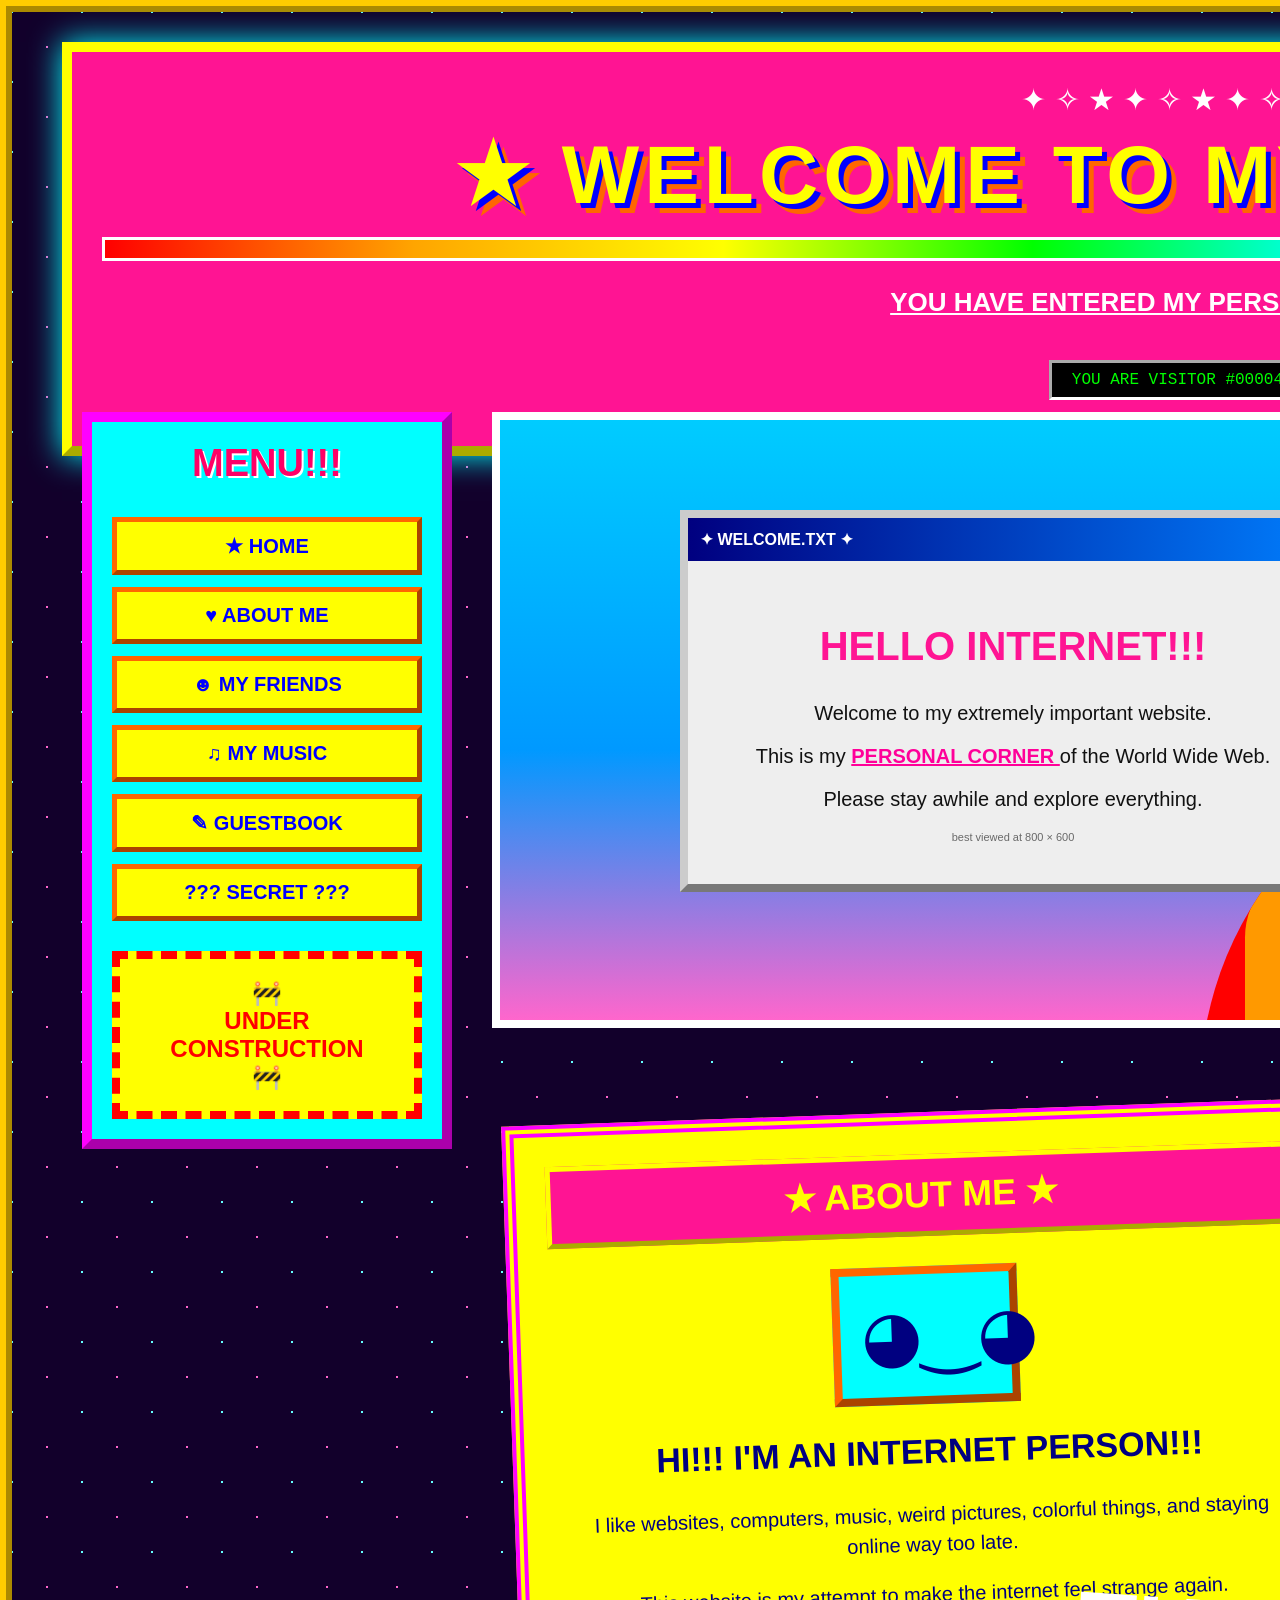
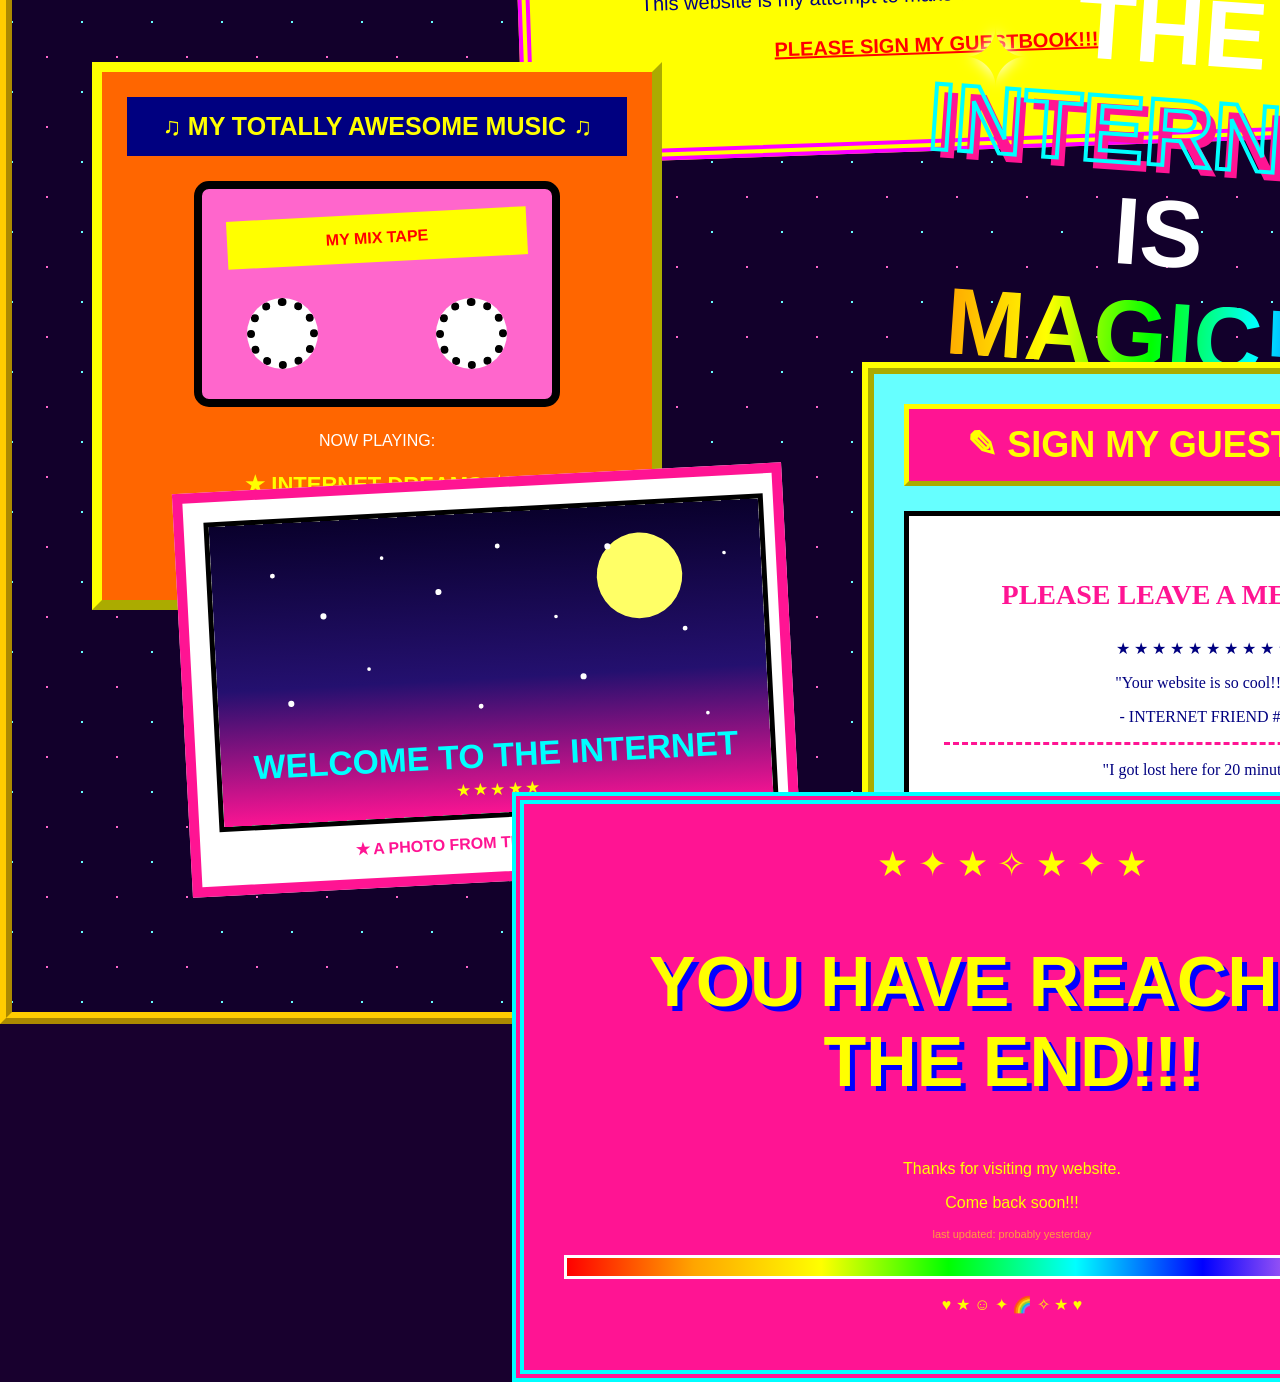
<file: bigwebsite/index.html>
<!DOCTYPE html>
<html lang="en">

<head>
    <meta charset="UTF-8">
    <meta name="viewport" content="width=device-width, initial-scale=1.0">
    <title>★ WELCOME TO MY INTERNET ★</title>
    <link rel="stylesheet" href="css/style.css">
</head>

<body>

    <main id="big-world">

        <!-- TOP BANNER -->
        <header class="top-banner">
            <div class="sparkles">✦ ✧ ★ ✦ ✧ ★ ✦ ✧ ★ ✦</div>

            <h1>★ WELCOME TO MY INTERNET ★</h1>

            <div class="rainbow-line"></div>

            <p class="blink">
                YOU HAVE ENTERED MY PERSONAL WORLD!!!
            </p>

            <p class="visitor">
                YOU ARE VISITOR #0000420
            </p>
        </header>


        <!-- NAVIGATION -->
        <nav id="navigation">

            <h2>MENU!!!</h2>

            <a href="#home">★ HOME</a>
            <a href="#about">♥ ABOUT ME</a>
            <a href="#friends">☻ MY FRIENDS</a>
            <a href="#music">♫ MY MUSIC</a>
            <a href="#guestbook">✎ GUESTBOOK</a>
            <a href="#secret">??? SECRET ???</a>

            <div class="construction">
                🚧<br>
                UNDER<br>
                CONSTRUCTION<br>
                🚧
            </div>

        </nav>


        <!-- HOME -->
        <section id="home" class="home-section">

            <div class="welcome-window">

                <div class="window-title">
                    ✦ WELCOME.TXT ✦
                </div>

                <div class="window-content">

                    <h2>HELLO INTERNET!!!</h2>

                    <p>
                        Welcome to my extremely important website.
                    </p>

                    <p>
                        This is my
                        <span class="highlight-pink">
                            PERSONAL CORNER
                        </span>
                        of the World Wide Web.
                    </p>

                    <p>
                        Please stay awhile and explore everything.
                    </p>

                    <p class="tiny">
                        best viewed at 800 × 600
                    </p>

                </div>
            </div>


            <!-- CSS SUN -->
            <div class="sun">
                <div class="sun-face">☺</div>
            </div>


            <div class="cloud cloud-one">☁ ☁ ☁</div>
            <div class="cloud cloud-two">☁ ☁</div>


            <!-- CSS RAINBOW -->
            <div class="rainbow">
                <div></div>
                <div></div>
                <div></div>
                <div></div>
                <div></div>
            </div>

        </section>


        <!-- ABOUT ME -->
        <section id="about" class="about-section">

            <div class="section-title">
                ★ ABOUT ME ★
            </div>

            <div class="about-box">

                <div class="pixel-person">
                    ◕‿◕
                </div>

                <h2>HI!!! I'M AN INTERNET PERSON!!!</h2>

                <p>
                    I like websites, computers, music, weird pictures,
                    colorful things, and staying online way too late.
                </p>

                <p>
                    This website is my attempt to make the internet
                    feel strange again.
                </p>

                <p class="red">
                    PLEASE SIGN MY GUESTBOOK!!!
                </p>

            </div>

        </section>


        <!-- FLOATING DECORATION -->
        <div class="heart heart-one">♥</div>
        <div class="heart heart-two">♥</div>
        <div class="heart heart-three">♥</div>

        <div class="star star-one">★</div>
        <div class="star star-two">✦</div>
        <div class="star star-three">★</div>
        <div class="star star-four">✧</div>


        <!-- FRIENDS -->
        <section id="friends" class="friends-section">

            <div class="section-title">
                ♥ MY INTERNET FRIENDS ♥
            </div>

            <p>
                Click around and maybe you'll find someone.
            </p>

            <div class="friend-grid">

                <div class="friend-card">
                    <div class="avatar avatar-blue">:D</div>
                    <h3>COOL PERSON</h3>
                    <a href="#">VISIT PAGE</a>
                </div>

                <div class="friend-card">
                    <div class="avatar avatar-pink">^_^</div>
                    <h3>WEBMASTER</h3>
                    <a href="#">VISIT PAGE</a>
                </div>

                <div class="friend-card">
                    <div class="avatar avatar-green">o_O</div>
                    <h3>CYBER FRIEND</h3>
                    <a href="#">VISIT PAGE</a>
                </div>

                <div class="friend-card">
                    <div class="avatar avatar-purple">XD</div>
                    <h3>COOL WEBSITE</h3>
                    <a href="#">VISIT PAGE</a>
                </div>

            </div>

        </section>


        <!-- MUSIC -->
        <section id="music" class="music-section">

            <div class="music-player">

                <div class="player-top">
                    ♫ MY TOTALLY AWESOME MUSIC ♫
                </div>

                <div class="cassette">

                    <div class="tape-label">
                        MY MIX TAPE
                    </div>

                    <div class="reel reel-left"></div>
                    <div class="reel reel-right"></div>

                </div>

                <p>NOW PLAYING:</p>

                <p class="song">
                    ★ INTERNET DREAMS ★
                </p>

                <button type="button">▶ PLAY</button>
                <button type="button">■ STOP</button>

            </div>

        </section>


        <!-- GIANT TEXT -->
        <section class="giant-text">

            <p>THE</p>

            <p class="outline-text">
                INTERNET
            </p>

            <p>IS</p>

            <p class="rainbow-text">
                MAGIC!!!
            </p>

        </section>


        <!-- RECORD -->
        <div class="spinning-record">

            <div class="record-hole"></div>

            <span>♫</span>

        </div>


        <!-- LOCAL IMAGE -->
        <figure class="photo-box">

            <img
                src="images/internet-sky.svg"
                alt="Colorful digital starry sky">

            <figcaption>
                ★ A PHOTO FROM THE INTERNET ★
            </figcaption>

        </figure>


        <!-- GUESTBOOK -->
        <section id="guestbook" class="guestbook">

            <div class="section-title">
                ✎ SIGN MY GUESTBOOK ✎
            </div>

            <div class="guestbook-paper">

                <p class="guest-title">
                    PLEASE LEAVE A MESSAGE!!!
                </p>

                <p>
                    ★ ★ ★ ★ ★ ★ ★ ★ ★ ★
                </p>

                <p>
                    "Your website is so cool!!!"
                </p>

                <p>
                    - INTERNET FRIEND #1
                </p>

                <hr>

                <p>
                    "I got lost here for 20 minutes."
                </p>

                <p>
                    - INTERNET FRIEND #2
                </p>

                <hr>

                <a href="#">
                    [ SIGN THE GUESTBOOK ]
                </a>

            </div>

        </section>


        <!-- SECRET -->
        <section id="secret" class="secret-area">

            <div class="secret-box">

                <h2>!!! SECRET AREA !!!</h2>

                <p>
                    You found the secret.
                </p>

                <p>
                    Or did you?
                </p>

                <p class="huge-secret">
                    👁
                </p>

                <p>
                    Keep scrolling.
                </p>

            </div>

        </section>


        <!-- WEBRING -->
        <section class="webring">

            <h2>
                🌐 THE TOTALLY REAL WEBRING 🌐
            </h2>

            <p>
                [ PREVIOUS ]
                &nbsp;&nbsp;
                [ RANDOM ]
                &nbsp;&nbsp;
                [ NEXT ]
            </p>

            <div class="webring-circle">
                WEB
                <br>
                RING
            </div>

        </section>


        <!-- FINAL MESSAGE -->
        <footer class="final-message">

            <div class="final-stars">
                ★ ✦ ★ ✧ ★ ✦ ★
            </div>

            <h2>
                YOU HAVE REACHED
                <br>
                THE END!!!
            </h2>

            <p>
                Thanks for visiting my website.
            </p>

            <p>
                Come back soon!!!
            </p>

            <p class="tiny">
                last updated: probably yesterday
            </p>

            <div class="rainbow-line"></div>

            <p>
                ♥ ★ ☺ ✦ 🌈 ✧ ★ ♥
            </p>

        </footer>


        <!-- HIDDEN SECRET -->
        <span class="hidden-message">
            congratulations... you found the tiny secret :)
        </span>

    </main>

</body>

</html>
</file>
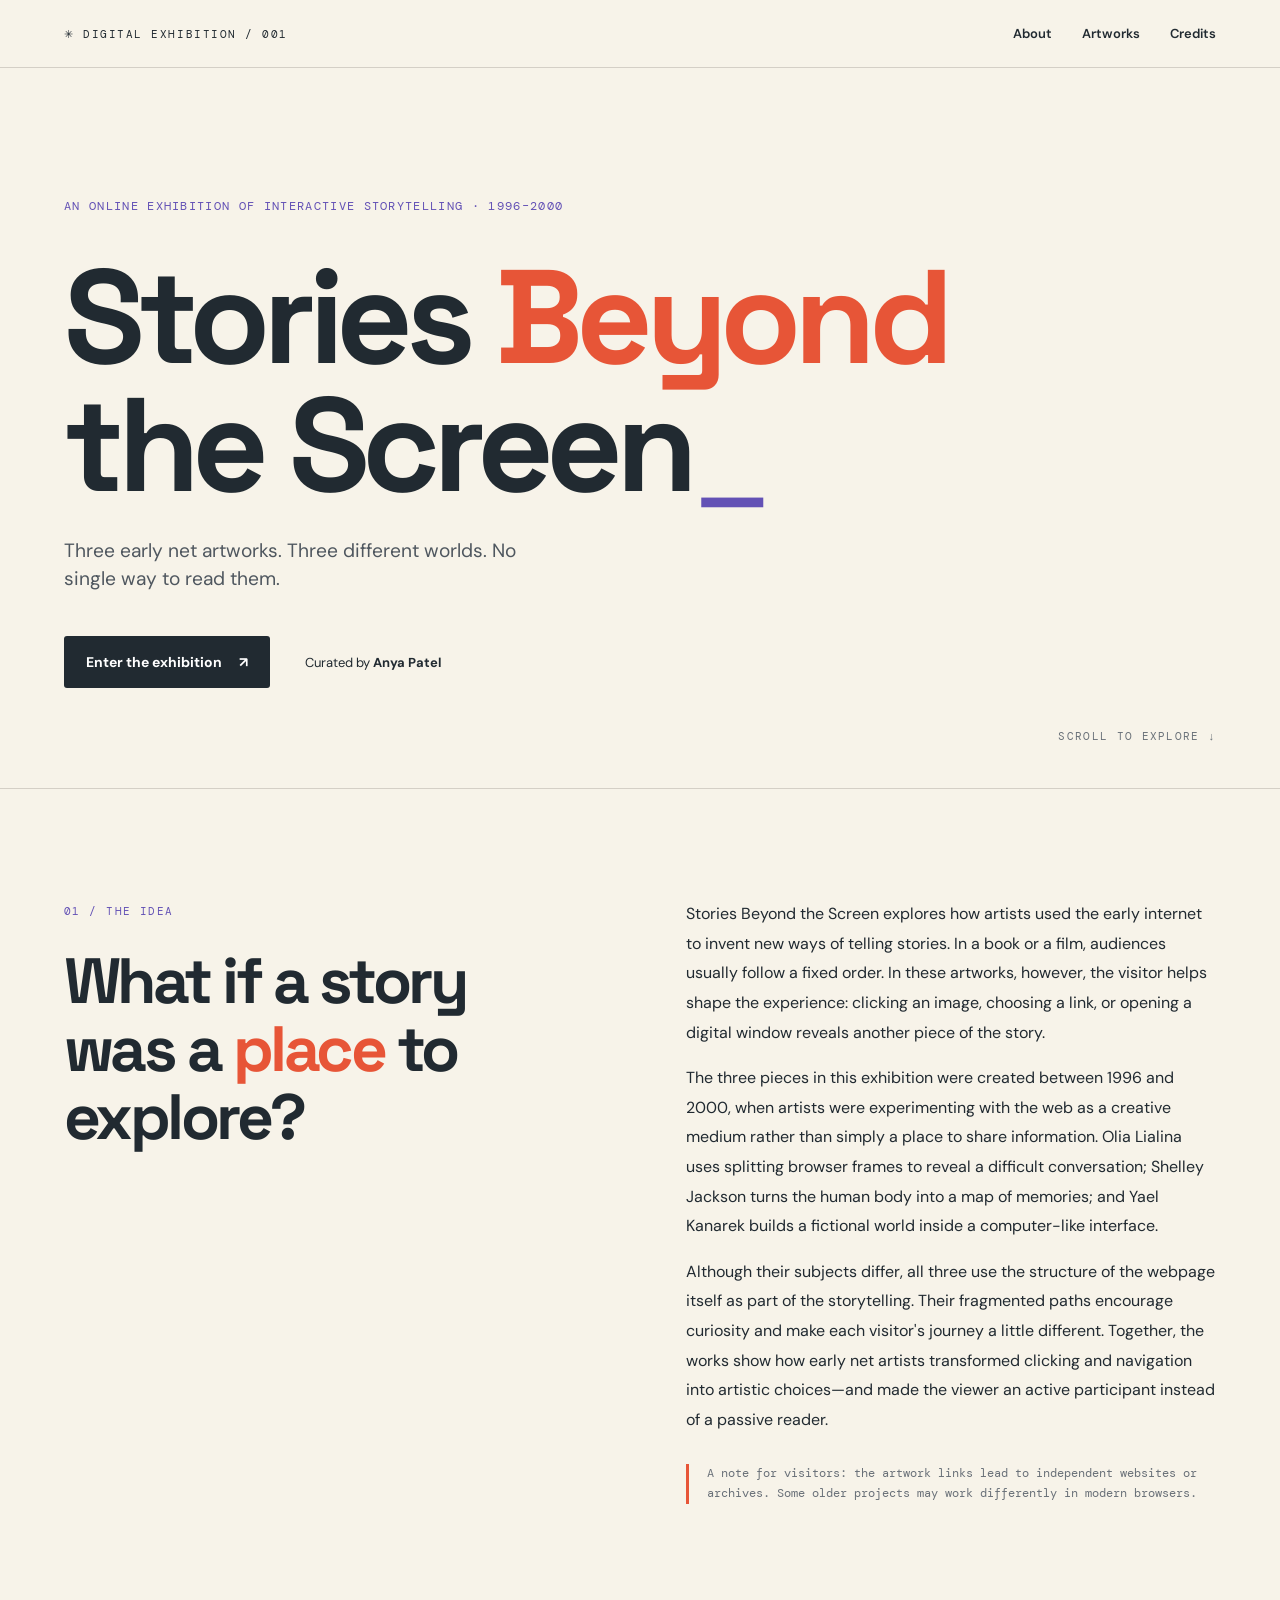
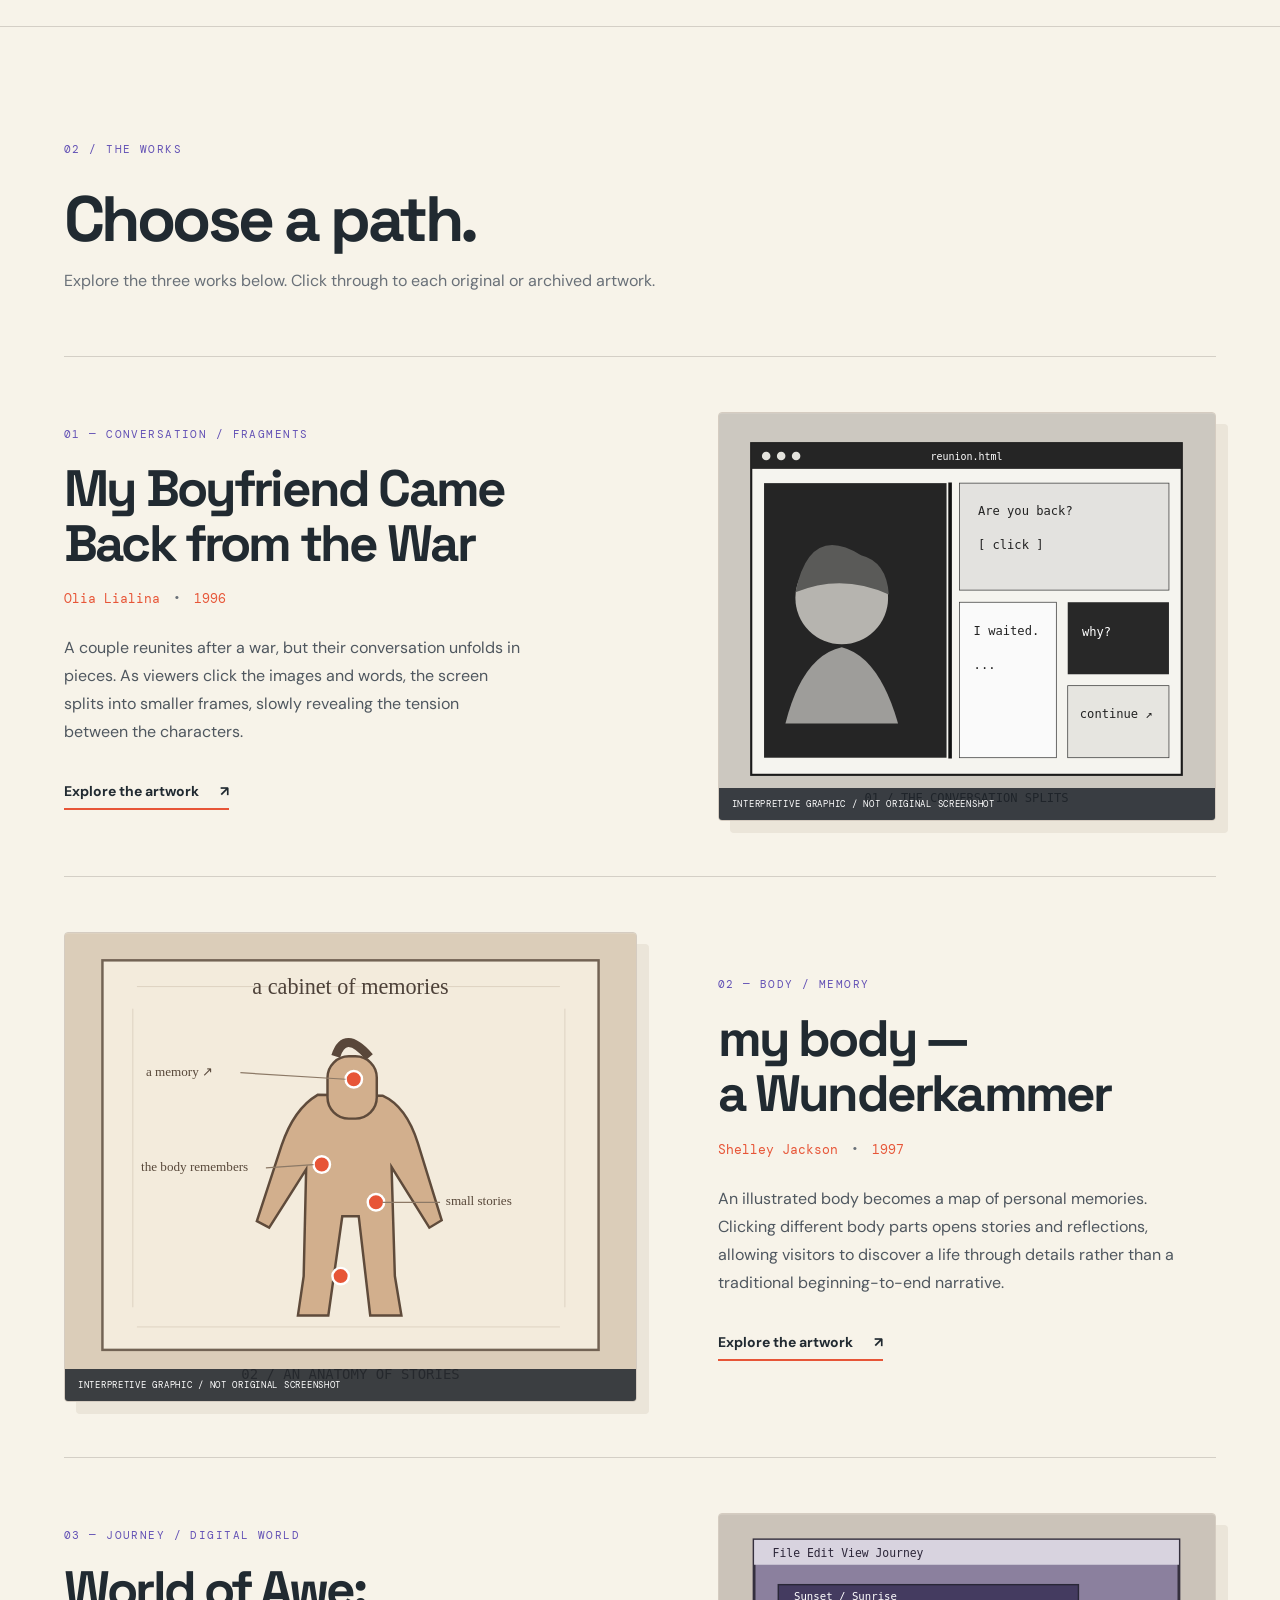
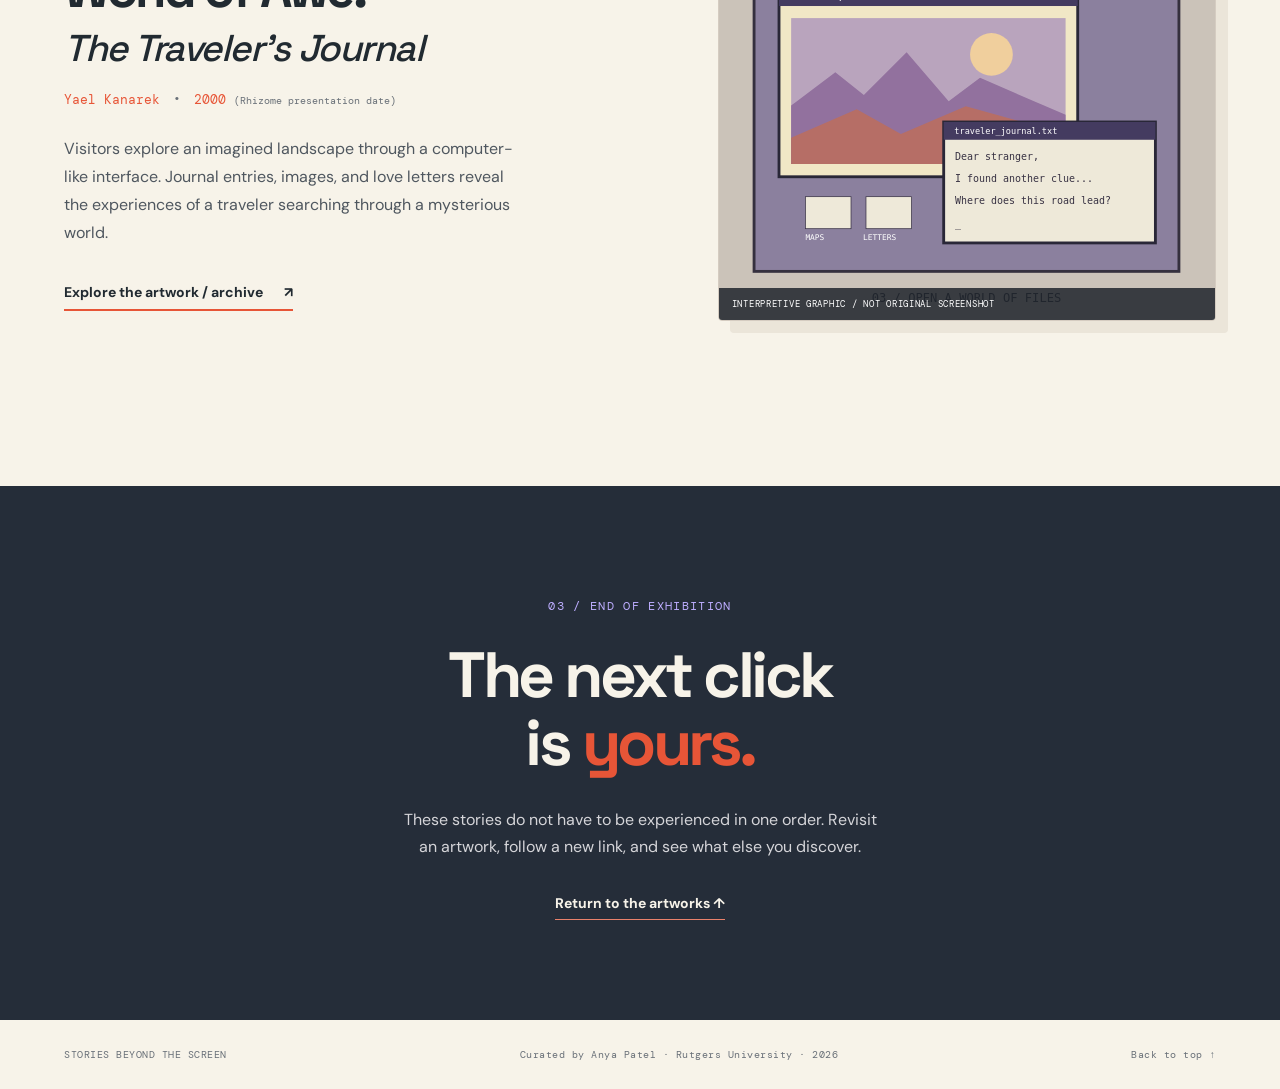
<file: exhibition/index.html>
<!DOCTYPE html>
<html lang="en">
<head>
  <meta charset="UTF-8">
  <meta name="viewport" content="width=device-width, initial-scale=1.0">
  <meta name="description" content="Stories Beyond the Screen: an exhibition of three pioneering interactive net artworks, curated by Anya Patel.">
  <title>Stories Beyond the Screen | Anya Patel</title>
  <link rel="stylesheet" href="style.css">
</head>
<body>
  <div class="shell">
    <header class="topbar">
      <span class="mark">✳ DIGITAL EXHIBITION / 001</span>
      <nav aria-label="Main navigation"><a href="#about">About</a><a href="#works">Artworks</a><a href="#end">Credits</a></nav>
    </header>

    <main>
      <section class="hero" aria-labelledby="exhibition-title">
        <p class="eyebrow">An online exhibition of interactive storytelling · 1996–2000</p>
        <h1 id="exhibition-title">Stories <em>Beyond</em><br>the Screen<span class="cursor" aria-hidden="true">_</span></h1>
        <p class="hero-description">Three early net artworks. Three different worlds. No single way to read them.</p>
        <div class="hero-actions"><a class="primary" href="#works">Enter the exhibition <span aria-hidden="true">↗</span></a><span>Curated by <strong>Anya Patel</strong></span></div>
        <div class="corner-label" aria-hidden="true">SCROLL TO EXPLORE ↓</div>
      </section>

      <section class="intro section" id="about" aria-labelledby="about-heading">
        <div class="section-heading"><span class="section-no">01 / THE IDEA</span><h2 id="about-heading">What if a story<br>was a <em>place</em> to explore?</h2></div>
        <div class="intro-copy"><p>Stories Beyond the Screen explores how artists used the early internet to invent new ways of telling stories. In a book or a film, audiences usually follow a fixed order. In these artworks, however, the visitor helps shape the experience: clicking an image, choosing a link, or opening a digital window reveals another piece of the story.</p><p>The three pieces in this exhibition were created between 1996 and 2000, when artists were experimenting with the web as a creative medium rather than simply a place to share information. Olia Lialina uses splitting browser frames to reveal a difficult conversation; Shelley Jackson turns the human body into a map of memories; and Yael Kanarek builds a fictional world inside a computer-like interface.</p><p>Although their subjects differ, all three use the structure of the webpage itself as part of the storytelling. Their fragmented paths encourage curiosity and make each visitor's journey a little different. Together, the works show how early net artists transformed clicking and navigation into artistic choices—and made the viewer an active participant instead of a passive reader.</p><p class="small-note">A note for visitors: the artwork links lead to independent websites or archives. Some older projects may work differently in modern browsers.</p></div>
      </section>

      <section class="works section" id="works" aria-labelledby="works-heading">
        <div class="works-heading"><span class="section-no">02 / THE WORKS</span><h2 id="works-heading">Choose a path.</h2><p>Explore the three works below. Click through to each original or archived artwork.</p></div>

        <article class="artwork artwork-one" id="work-1">
          <div class="art-image"><img src="images/war.svg" alt="Interpretive illustration: a black-and-white browser window fragmented into clickable panels, inspired by early framed web layouts." loading="lazy"><span class="image-label">INTERPRETIVE GRAPHIC / NOT ORIGINAL SCREENSHOT</span></div>
          <div class="art-copy"><span class="work-number">01 — CONVERSATION / FRAGMENTS</span><h3>My Boyfriend Came<br>Back from the War</h3><p class="meta">Olia Lialina <span>•</span> 1996</p><p>A couple reunites after a war, but their conversation unfolds in pieces. As viewers click the images and words, the screen splits into smaller frames, slowly revealing the tension between the characters.</p><a class="art-link" href="https://www.teleportacia.org/war/" target="_blank" rel="noopener noreferrer">Explore the artwork <span aria-hidden="true">↗</span></a></div>
        </article>

        <article class="artwork artwork-two" id="work-2">
          <div class="art-image"><img src="images/body.svg" alt="Interpretive illustration: a vintage-style human silhouette with small diagram labels and linked memory markers." loading="lazy"><span class="image-label">INTERPRETIVE GRAPHIC / NOT ORIGINAL SCREENSHOT</span></div>
          <div class="art-copy"><span class="work-number">02 — BODY / MEMORY</span><h3>my body —<br>a Wunderkammer</h3><p class="meta">Shelley Jackson <span>•</span> 1997</p><p>An illustrated body becomes a map of personal memories. Clicking different body parts opens stories and reflections, allowing visitors to discover a life through details rather than a traditional beginning-to-end narrative.</p><a class="art-link" href="https://collection.eliterature.org/1/works/jackson__my_body_a_wunderkammer.html" target="_blank" rel="noopener noreferrer">Explore the artwork <span aria-hidden="true">↗</span></a></div>
        </article>

        <article class="artwork artwork-three" id="work-3">
          <div class="art-image"><img src="images/awe.svg" alt="Interpretive illustration: a retro desktop interface with a pixelated desert scene, journal files, and a love letter." loading="lazy"><span class="image-label">INTERPRETIVE GRAPHIC / NOT ORIGINAL SCREENSHOT</span></div>
          <div class="art-copy"><span class="work-number">03 — JOURNEY / DIGITAL WORLD</span><h3>World of Awe:<br><i>The Traveler's Journal</i></h3><p class="meta">Yael Kanarek <span>•</span> 2000 <span class="fineprint">(Rhizome presentation date)</span></p><p>Visitors explore an imagined landscape through a computer-like interface. Journal entries, images, and love letters reveal the experiences of a traveler searching through a mysterious world.</p><a class="art-link" href="https://sites.rhizome.org/anthology/world-of-awe.html" target="_blank" rel="noopener noreferrer">Explore the artwork / archive <span aria-hidden="true">↗</span></a></div>
        </article>
      </section>

      <section class="closing" aria-labelledby="closing-heading"><p class="eyebrow">03 / END OF EXHIBITION</p><h2 id="closing-heading">The next click<br>is <em>yours.</em></h2><p>These stories do not have to be experienced in one order. Revisit an artwork, follow a new link, and see what else you discover.</p><a href="#works">Return to the artworks ↑</a></section>
    </main>

    <footer id="end"><span>STORIES BEYOND THE SCREEN</span><span>Curated by Anya Patel · Rutgers University · 2026</span><a href="#exhibition-title">Back to top ↑</a></footer>
  </div>
</body>
</html>
</file>
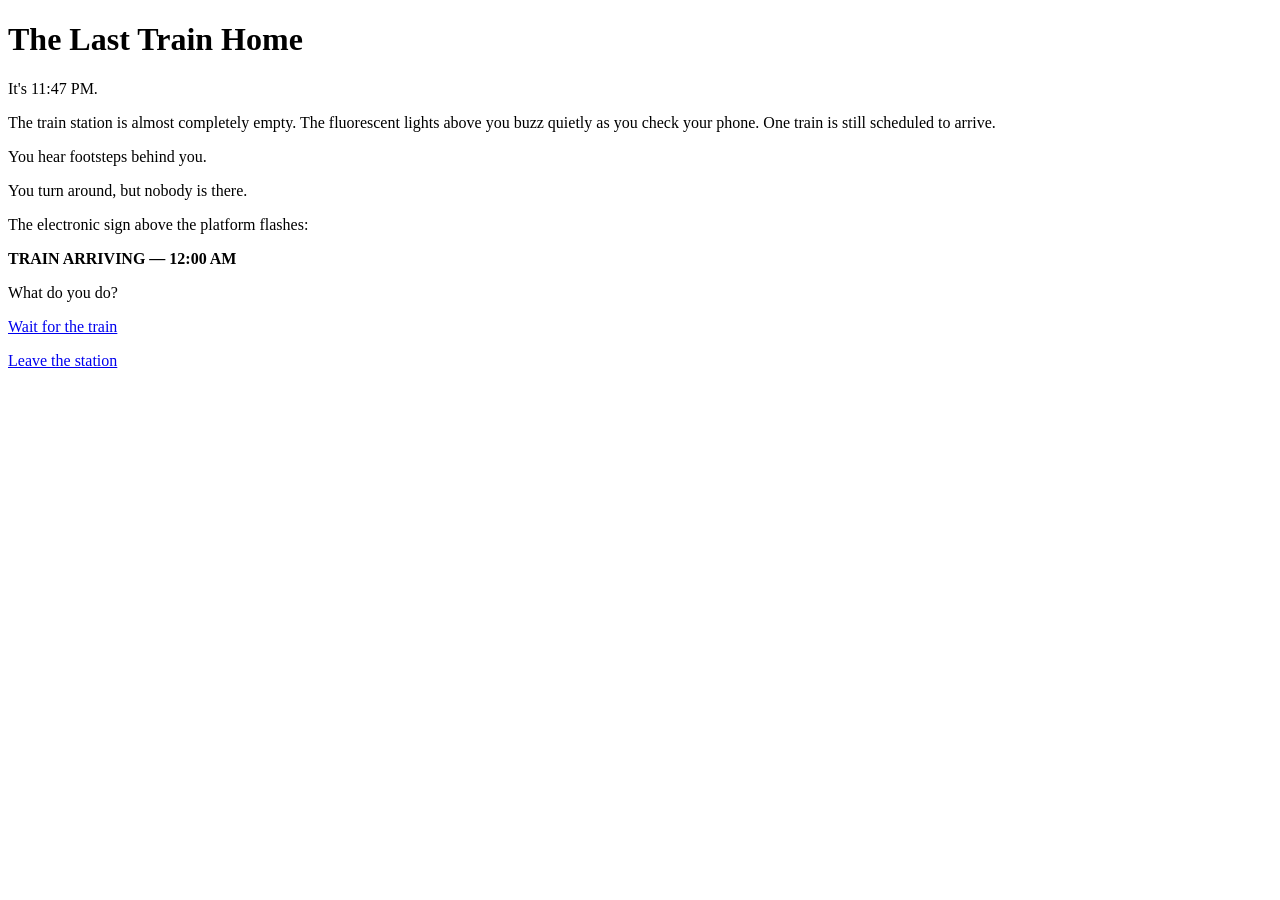
<file: hypertext/index.html>
<!DOCTYPE html>
<html lang="en">
<head>
    <meta charset="UTF-8">
    <title>The Last Train Home</title>
</head>
<body>

<h1>The Last Train Home</h1>

<p>It's 11:47 PM.</p>

<p>The train station is almost completely empty. The fluorescent lights above you buzz quietly as you check your phone. One train is still scheduled to arrive.</p>

<p>You hear footsteps behind you.</p>

<p>You turn around, but nobody is there.</p>

<p>The electronic sign above the platform flashes:</p>

<p><strong>TRAIN ARRIVING — 12:00 AM</strong></p>

<p>What do you do?</p>

<p><a href="page2.html">Wait for the train</a></p>

<p><a href="page6.html">Leave the station</a></p>

</body>
</html>
</file>
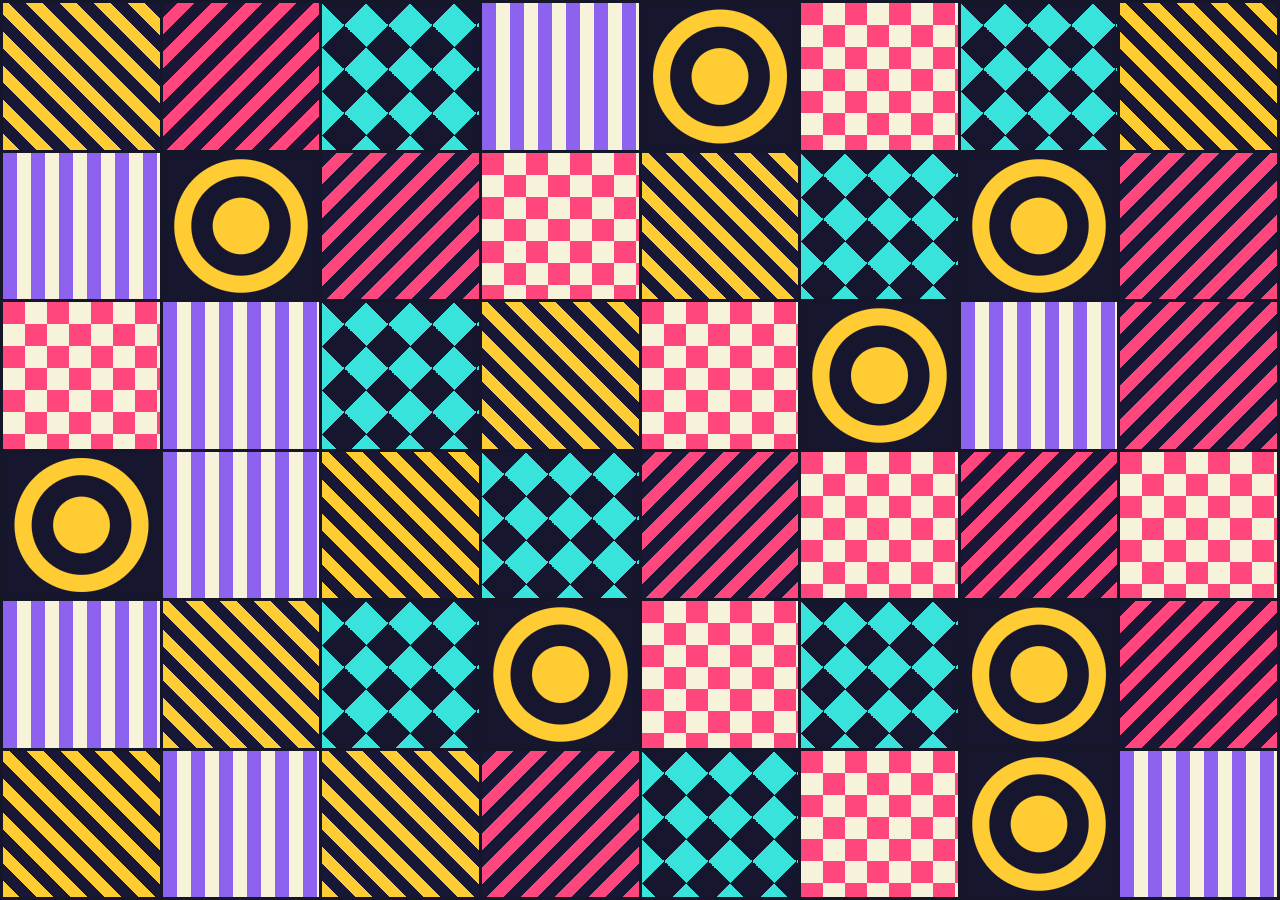
<file: quilt/index.html>
<!DOCTYPE html>
<html lang="en">
<head>
  <meta charset="UTF-8">
  <meta name="viewport" content="width=device-width, initial-scale=1.0">
  <title>Optical Quilt</title>
  <link rel="stylesheet" href="css/style.css">
</head>
<body>
  <main class="quilt" aria-label="Colorful optical illusion quilt made of repeating geometric tiles">
    <div class="tile a"></div>
    <div class="tile b"></div>
    <div class="tile c"></div>
    <div class="tile d"></div>
    <div class="tile e"></div>
    <div class="tile f"></div>
    <div class="tile c"></div>
    <div class="tile a"></div>
    <div class="tile d"></div>
    <div class="tile e"></div>
    <div class="tile b"></div>
    <div class="tile f"></div>
    <div class="tile a"></div>
    <div class="tile c"></div>
    <div class="tile e"></div>
    <div class="tile b"></div>
    <div class="tile f"></div>
    <div class="tile d"></div>
    <div class="tile c"></div>
    <div class="tile a"></div>
    <div class="tile f"></div>
    <div class="tile e"></div>
    <div class="tile d"></div>
    <div class="tile b"></div>
    <div class="tile e"></div>
    <div class="tile d"></div>
    <div class="tile a"></div>
    <div class="tile c"></div>
    <div class="tile b"></div>
    <div class="tile f"></div>
    <div class="tile b"></div>
    <div class="tile f"></div>
    <div class="tile d"></div>
    <div class="tile a"></div>
    <div class="tile c"></div>
    <div class="tile e"></div>
    <div class="tile f"></div>
    <div class="tile c"></div>
    <div class="tile e"></div>
    <div class="tile b"></div>
    <div class="tile a"></div>
    <div class="tile d"></div>
    <div class="tile a"></div>
    <div class="tile b"></div>
    <div class="tile c"></div>
    <div class="tile f"></div>
    <div class="tile e"></div>
    <div class="tile d"></div>
  </main>
</body>
</html>
</file>
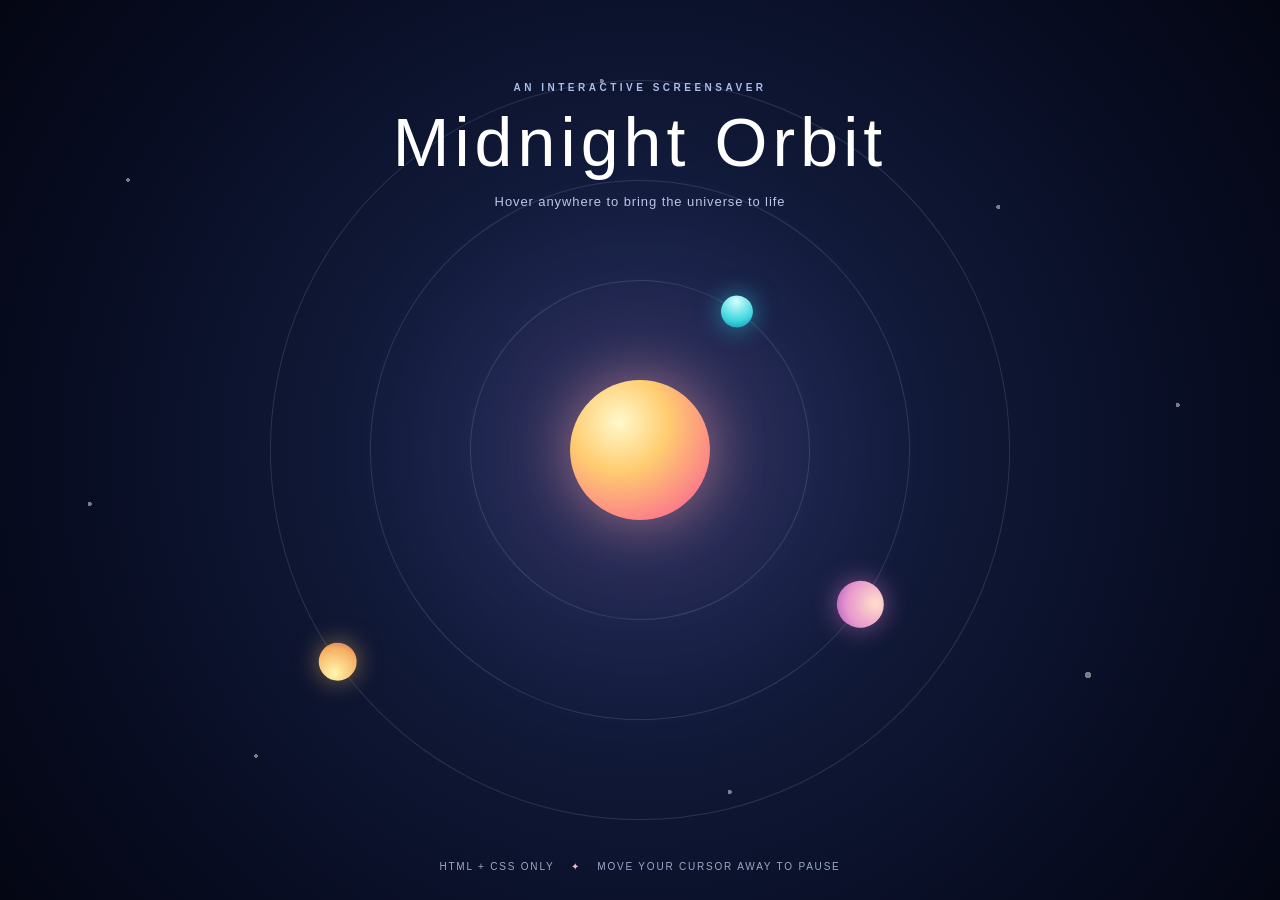
<file: screensaver/index.html>
<!DOCTYPE html>
<html lang="en">
<head>
  <meta charset="UTF-8">
  <meta name="viewport" content="width=device-width, initial-scale=1.0">
  <title>Midnight Orbit — CSS Screensaver</title>
  <link rel="stylesheet" href="style.css">
</head>
<body>
  <main class="scene" tabindex="0" aria-label="Midnight Orbit screensaver. Hover over or focus this area to animate the planets.">
    <div class="stars" aria-hidden="true"></div>
    <div class="glow" aria-hidden="true"></div>
    <div class="orbit orbit-one" aria-hidden="true"><div class="planet planet-one"></div></div>
    <div class="orbit orbit-two" aria-hidden="true"><div class="planet planet-two"></div></div>
    <div class="orbit orbit-three" aria-hidden="true"><div class="planet planet-three"></div></div>
    <div class="sun" aria-hidden="true"></div>
    <div class="intro">
      <p class="eyebrow">AN INTERACTIVE SCREENSAVER</p>
      <h1>Midnight Orbit</h1>
      <p class="instruction">Hover anywhere to bring the universe to life</p>
      <p class="touch-instruction">Tap here to focus and start the motion</p>
    </div>
    <p class="footer">HTML + CSS ONLY <span>✦</span> MOVE YOUR CURSOR AWAY TO PAUSE</p>
  </main>
</body>
</html>
</file>
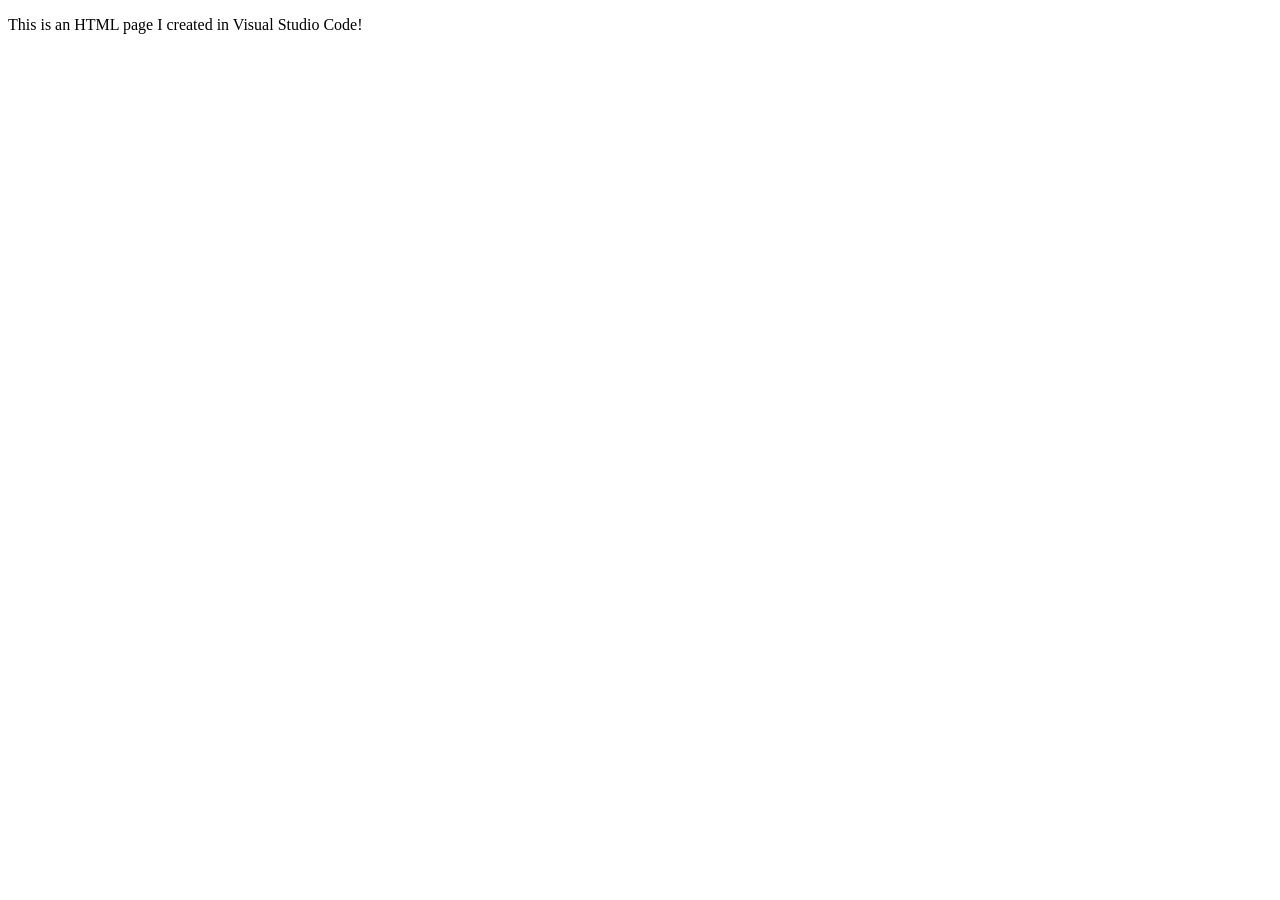
<file: anyapatel.html>
<!DOCTYPE html>
<html lang="en">
<head>
  <meta charset="UTF-8">
  <title>VSC Demo</title>
  <meta name="viewport" content="width=device-width,initial-scale=1">
</head>
<body>
  <p>This is an HTML page I created in Visual Studio Code!</p>
</body>
</html>
</file>
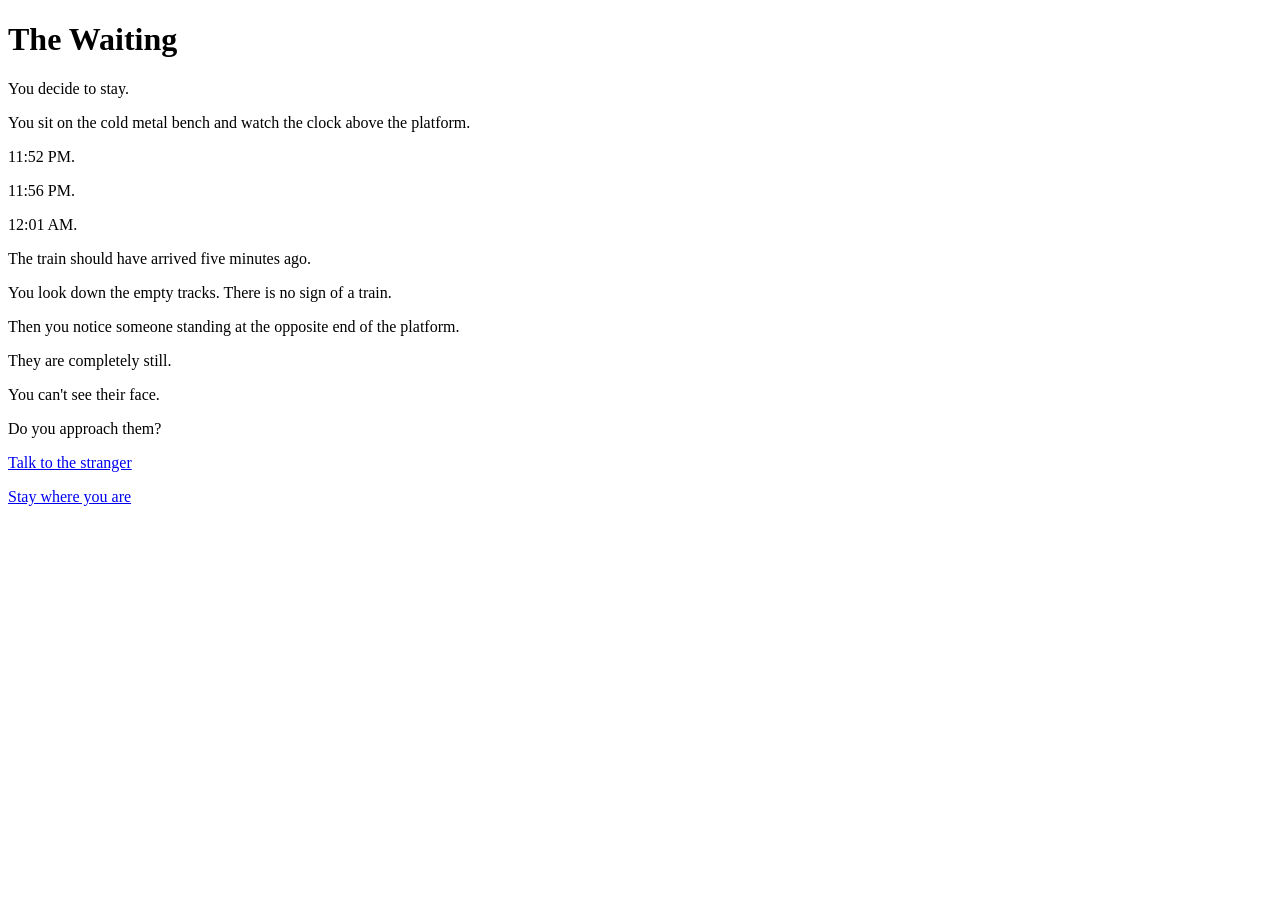
<file: page2.html>
<!DOCTYPE html>
<html lang="en">
<head>
    <meta charset="UTF-8">
    <title>The Last Train Home - The Waiting</title>
</head>
<body>

<h1>The Waiting</h1>

<p>You decide to stay.</p>

<p>You sit on the cold metal bench and watch the clock above the platform.</p>

<p>11:52 PM.</p>

<p>11:56 PM.</p>

<p>12:01 AM.</p>

<p>The train should have arrived five minutes ago.</p>

<p>You look down the empty tracks. There is no sign of a train.</p>

<p>Then you notice someone standing at the opposite end of the platform.</p>

<p>They are completely still.</p>

<p>You can't see their face.</p>

<p>Do you approach them?</p>

<p><a href="page3.html">Talk to the stranger</a></p>

<p><a href="page4.html">Stay where you are</a></p>

</body>
</html>
</file>
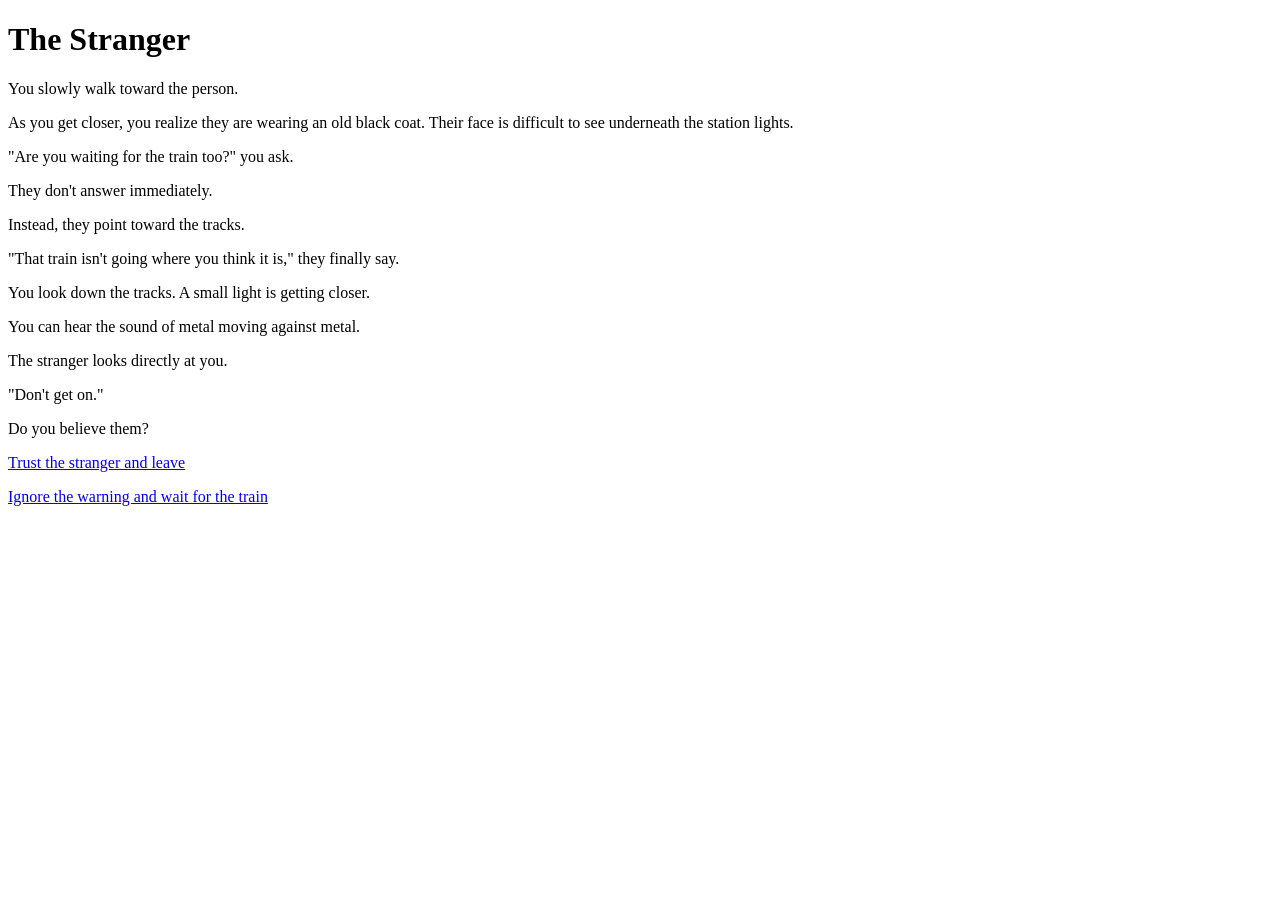
<file: page3.html>
<!DOCTYPE html>
<html lang="en">
<head>
    <meta charset="UTF-8">
    <title>The Last Train Home - The Stranger</title>
</head>
<body>

<h1>The Stranger</h1>

<p>You slowly walk toward the person.</p>

<p>As you get closer, you realize they are wearing an old black coat. Their face is difficult to see underneath the station lights.</p>

<p>"Are you waiting for the train too?" you ask.</p>

<p>They don't answer immediately.</p>

<p>Instead, they point toward the tracks.</p>

<p>"That train isn't going where you think it is," they finally say.</p>

<p>You look down the tracks. A small light is getting closer.</p>

<p>You can hear the sound of metal moving against metal.</p>

<p>The stranger looks directly at you.</p>

<p>"Don't get on."</p>

<p>Do you believe them?</p>

<p><a href="page6.html">Trust the stranger and leave</a></p>

<p><a href="page4.html">Ignore the warning and wait for the train</a></p>

</body>
</html>
</file>
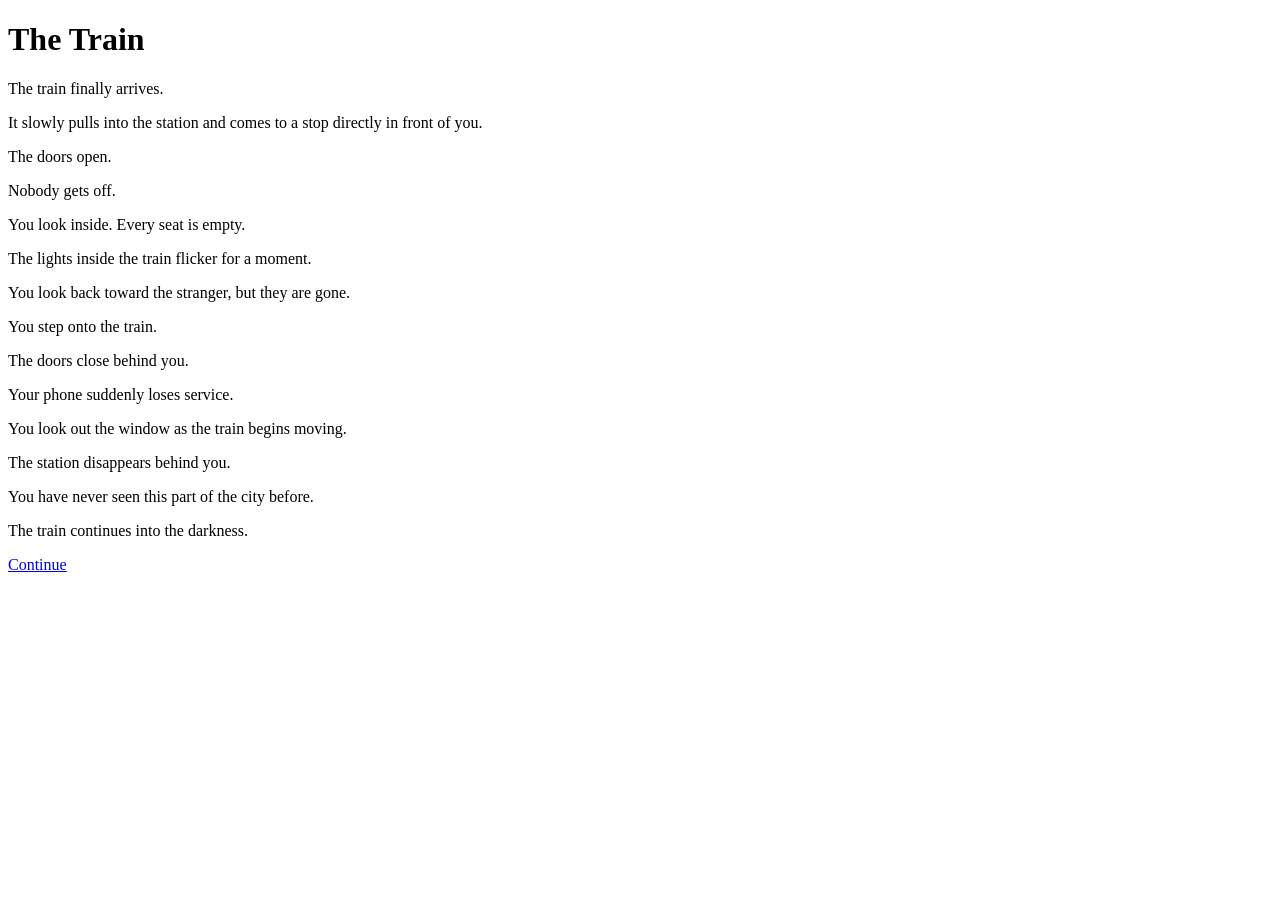
<file: page4.html>
<!DOCTYPE html>
<html lang="en">
<head>
    <meta charset="UTF-8">
    <title>The Last Train Home - The Train</title>
</head>
<body>

<h1>The Train</h1>

<p>The train finally arrives.</p>

<p>It slowly pulls into the station and comes to a stop directly in front of you.</p>

<p>The doors open.</p>

<p>Nobody gets off.</p>

<p>You look inside. Every seat is empty.</p>

<p>The lights inside the train flicker for a moment.</p>

<p>You look back toward the stranger, but they are gone.</p>

<p>You step onto the train.</p>

<p>The doors close behind you.</p>

<p>Your phone suddenly loses service.</p>

<p>You look out the window as the train begins moving.</p>

<p>The station disappears behind you.</p>

<p>You have never seen this part of the city before.</p>

<p>The train continues into the darkness.</p>

<p><a href="page5.html">Continue</a></p>

</body>
</html>
</file>
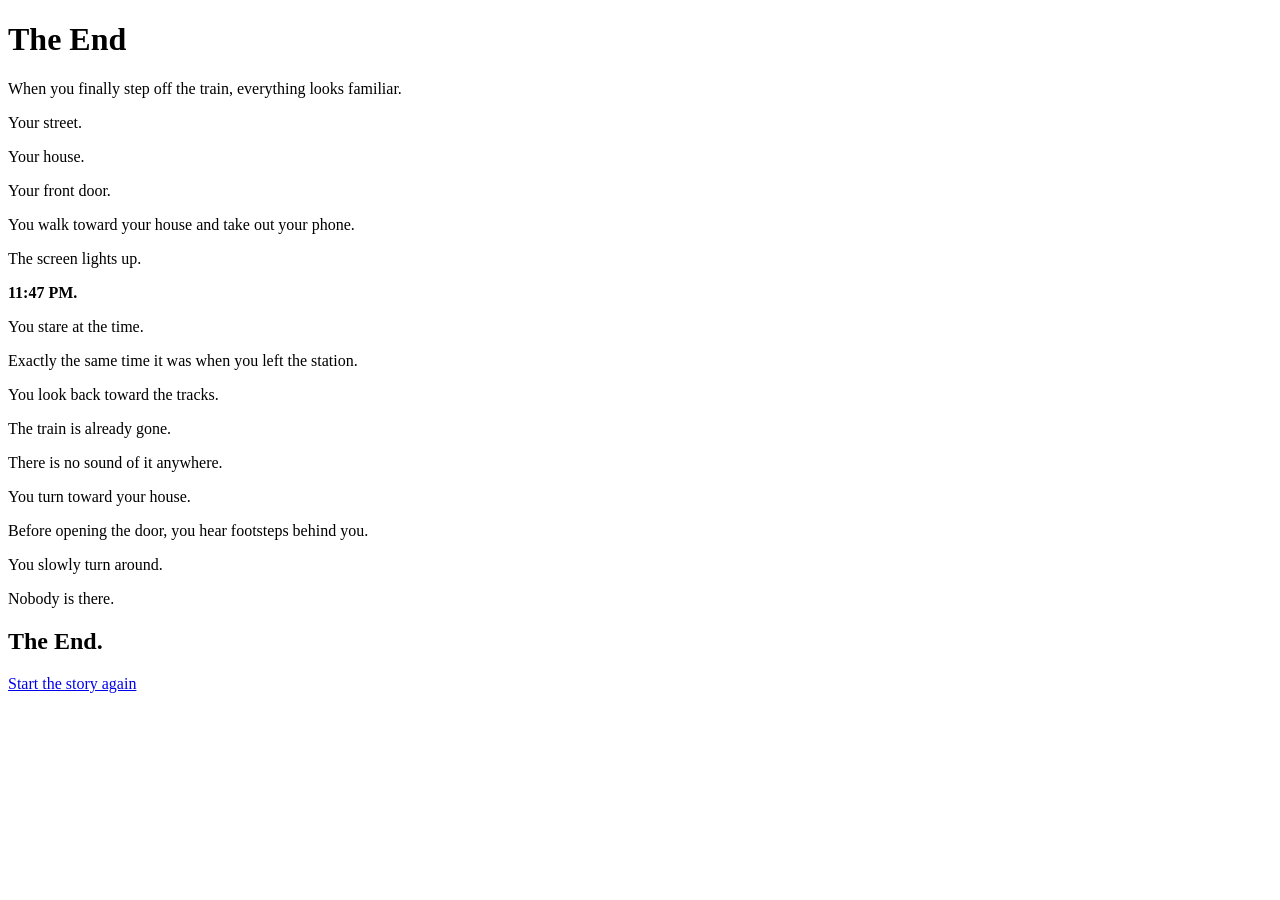
<file: page5.html>
<!DOCTYPE html>
<html lang="en">
<head>
    <meta charset="UTF-8">
    <title>The Last Train Home - The End</title>
</head>
<body>

<h1>The End</h1>

<p>When you finally step off the train, everything looks familiar.</p>

<p>Your street.</p>

<p>Your house.</p>

<p>Your front door.</p>

<p>You walk toward your house and take out your phone.</p>

<p>The screen lights up.</p>

<p><strong>11:47 PM.</strong></p>

<p>You stare at the time.</p>

<p>Exactly the same time it was when you left the station.</p>

<p>You look back toward the tracks.</p>

<p>The train is already gone.</p>

<p>There is no sound of it anywhere.</p>

<p>You turn toward your house.</p>

<p>Before opening the door, you hear footsteps behind you.</p>

<p>You slowly turn around.</p>

<p>Nobody is there.</p>

<h2>The End.</h2>

<p><a href="index.html">Start the story again</a></p>

</body>
</html>
</file>
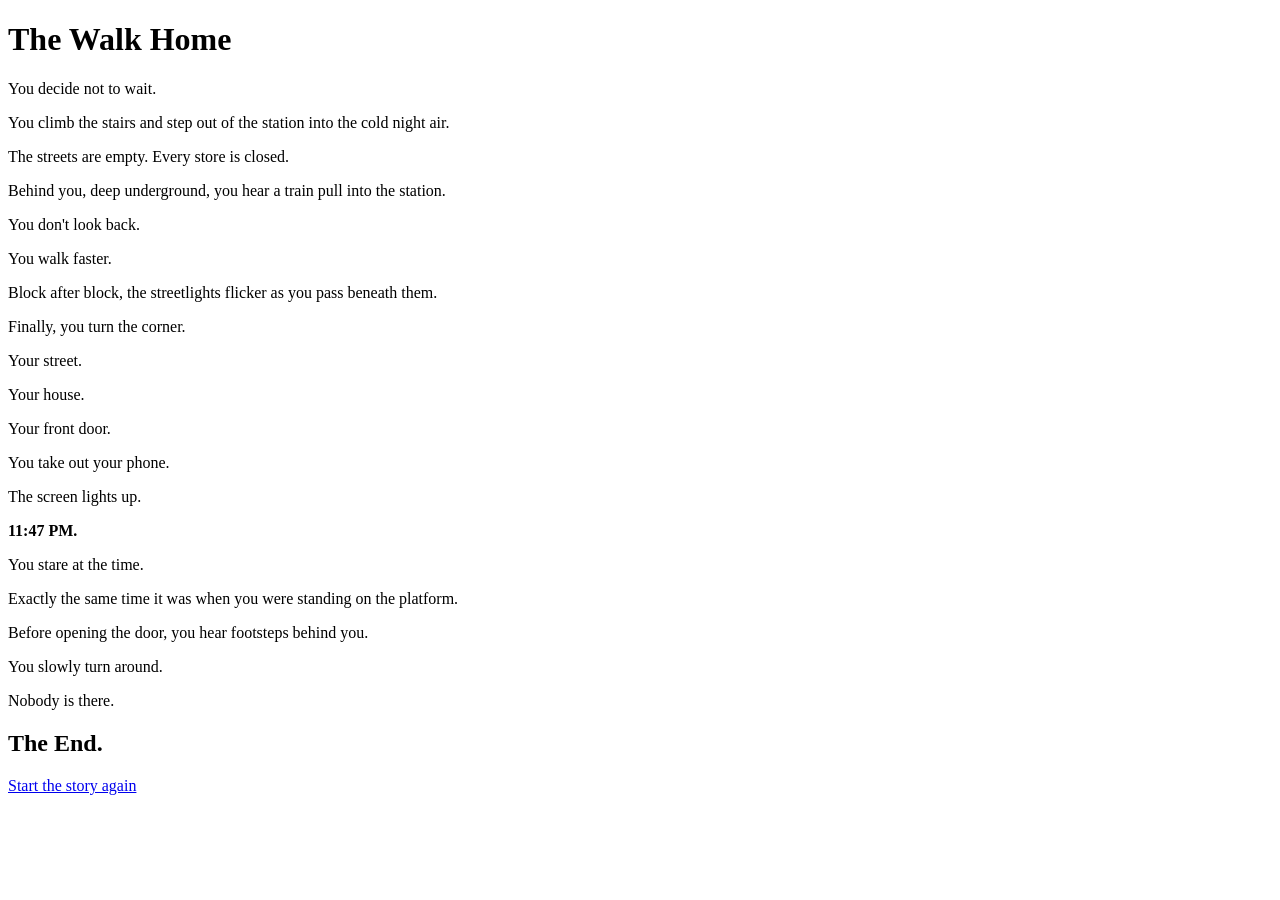
<file: page6.html>
<!DOCTYPE html>
<html lang="en">
<head>
    <meta charset="UTF-8">
    <title>The Last Train Home - The Walk Home</title>
</head>
<body>

<h1>The Walk Home</h1>

<p>You decide not to wait.</p>

<p>You climb the stairs and step out of the station into the cold night air.</p>

<p>The streets are empty. Every store is closed.</p>

<p>Behind you, deep underground, you hear a train pull into the station.</p>

<p>You don't look back.</p>

<p>You walk faster.</p>

<p>Block after block, the streetlights flicker as you pass beneath them.</p>

<p>Finally, you turn the corner.</p>

<p>Your street.</p>

<p>Your house.</p>

<p>Your front door.</p>

<p>You take out your phone.</p>

<p>The screen lights up.</p>

<p><strong>11:47 PM.</strong></p>

<p>You stare at the time.</p>

<p>Exactly the same time it was when you were standing on the platform.</p>

<p>Before opening the door, you hear footsteps behind you.</p>

<p>You slowly turn around.</p>

<p>Nobody is there.</p>

<h2>The End.</h2>

<p><a href="index.html">Start the story again</a></p>

</body>
</html>
</file>
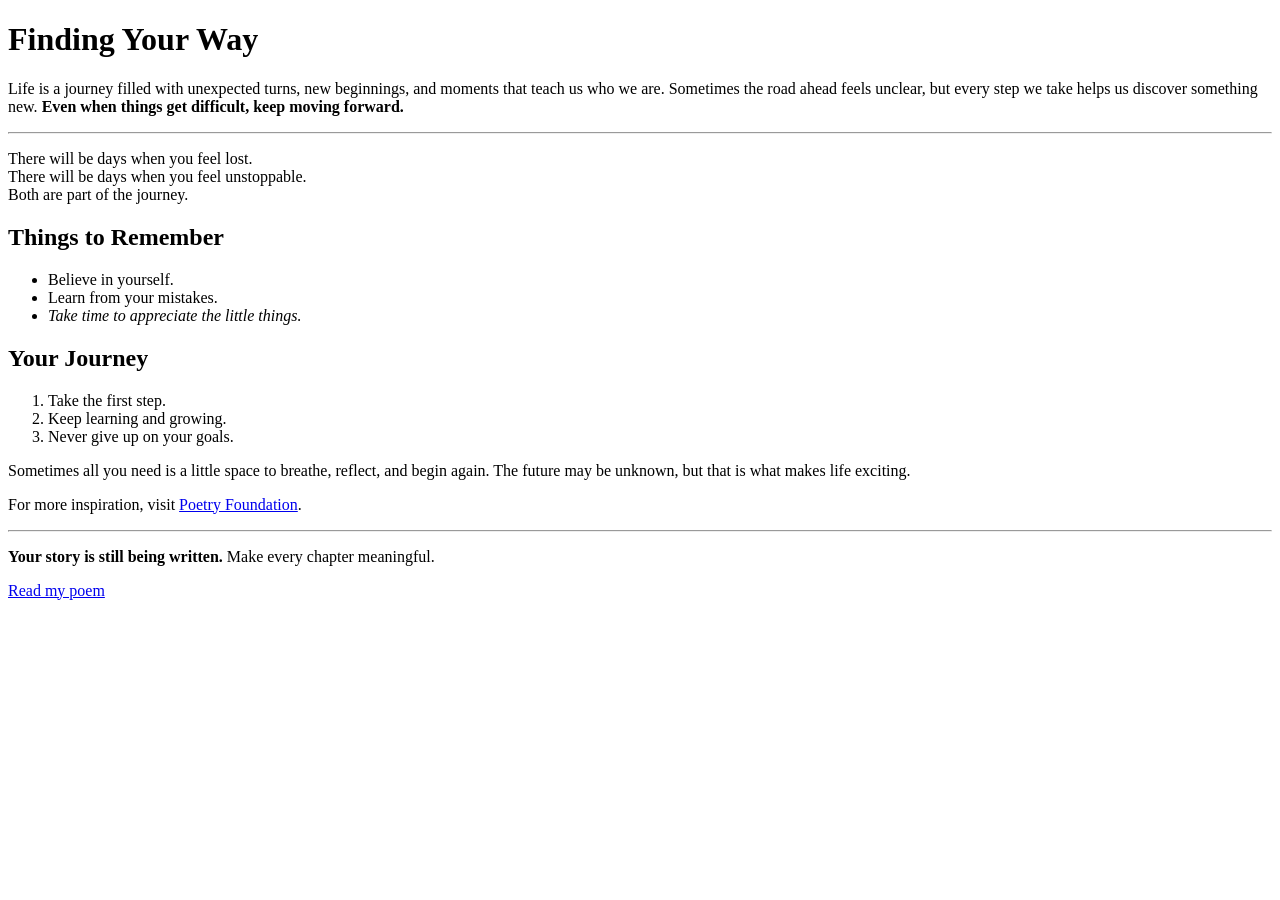
<file: poem.html>
<!DOCTYPE html>

<html lang="en">

<head>
  <meta charset="UTF-8">
  <title>Finding Your Way</title>
  <meta name="viewport" content="width=device-width, initial-scale=1">
</head>

<body>

<h1>Finding Your Way</h1>

<p>
    Life is a journey filled with unexpected turns, new beginnings, and moments that teach us who we are.
    Sometimes the road ahead feels unclear, but every step we take helps us discover something new.
    <strong>Even when things get difficult, keep moving forward.</strong>
</p>

<hr>

<p>
    There will be days when you feel lost.<br>
    There will be days when you feel unstoppable.<br>
    Both are part of the journey.
</p>

<h2>Things to Remember</h2>

<ul>
    <li>Believe in yourself.</li>
    <li>Learn from your mistakes.</li>
    <li><em>Take time to appreciate the little things.</em></li>
</ul>

<h2>Your Journey</h2>

<ol>
    <li>Take the first step.</li>
    <li>Keep learning and growing.</li>
    <li>Never give up on your goals.</li>
</ol>

<p>
    Sometimes all you need is a little&nbsp;space to breathe, reflect, and begin again.
    The future may be unknown, but that is what makes life exciting.
</p>

<p>
    For more inspiration, visit
    <a href="https://www.poetryfoundation.org/">Poetry Foundation</a>.
</p>

<hr>

<p>
    <b>Your story is still being written.</b> Make every chapter meaningful.
</p>

</body>

</html>
<a href="poem.html">Read my poem</a>
</file>
<file: bigwebsite/css/style.css>
/* =========================================================
   GIANT RETRO NET ART WEBSITE
   ========================================================= */


/* ---------- BASIC PAGE ---------- */

html {
    scroll-behavior: smooth;
}

body {
    margin: 0;
    padding: 0;

    background-color: #18002e;

    color: #ffffff;

    font-family: "Comic Sans MS", "Trebuchet MS", Arial, sans-serif;

    overflow: auto;
}


/* ---------- GIANT CANVAS ---------- */

#big-world {
    position: relative;

    width: 2400px;
    min-width: 2400px;

    height: 2600px;
    min-height: 2600px;

    background-color: #12002b;

    background-image:
        radial-gradient(#ff66cc 1px, transparent 1px),
        radial-gradient(#66ffff 1px, transparent 1px);

    background-size: 70px 70px;

    background-position:
        0 0,
        35px 35px;

    border: 12px ridge #ffcc00;
}


/* ---------- TOP BANNER ---------- */

.top-banner {
    position: absolute;

    top: 30px;
    left: 50px;

    width: 2250px;

    box-sizing: border-box;

    padding: 30px;

    text-align: center;

    background-color: #ff1493;

    border: 10px outset #ffff00;

    box-shadow: 0 0 30px #00ffff;
}

.top-banner h1 {
    margin: 10px;

    font-size: 82px;

    font-family: Impact, "Arial Black", sans-serif;

    font-weight: 900;

    color: #ffff00;

    text-shadow:
        5px 5px #0000ff,
        10px 10px #ff6600;

    letter-spacing: 5px;
}

.sparkles {
    color: #ffffff;
    font-size: 30px;
}

.blink {
    font-size: 26px;

    color: #ffffff;

    font-weight: bold;

    text-decoration: underline;

    animation: blink 1s infinite;
}

@keyframes blink {
    50% {
        opacity: 0;
    }
}

.visitor {
    display: inline-block;

    padding: 8px 20px;

    background-color: #000000;

    color: #00ff00;

    font-family: "Courier New", monospace;

    border: 3px inset #ffffff;
}

.rainbow-line {
    height: 18px;

    margin: 15px 0;

    background: linear-gradient(
        90deg,
        red,
        orange,
        yellow,
        lime,
        cyan,
        blue,
        violet,
        red
    );

    border: 3px solid white;
}


/* ---------- NAVIGATION ---------- */

#navigation {
    position: absolute;

    top: 400px;
    left: 70px;

    width: 310px;

    padding: 20px;

    background-color: #00ffff;

    border: 10px outset #ff00ff;

    text-align: center;

    z-index: 10;
}

#navigation h2 {
    margin-top: 0;

    font-size: 38px;

    color: #ff0066;

    text-shadow: 2px 2px white;
}

#navigation a {
    display: block;

    margin: 12px 0;

    padding: 12px;

    background-color: #ffff00;

    color: #0000ff;

    border: 5px outset #ff6600;

    font-size: 20px;

    font-weight: bold;

    text-decoration: none;
}

#navigation a:hover {
    background-color: #ff1493;

    color: #ffffff;

    border-style: inset;

    transform: rotate(-2deg);
}

.construction {
    margin-top: 30px;

    padding: 20px;

    background-color: #ffff00;

    color: #ff0000;

    border: 8px dashed #ff0000;

    font-size: 24px;

    font-weight: 900;

    animation: wiggle 0.5s infinite alternate;
}

@keyframes wiggle {
    from {
        transform: rotate(-2deg);
    }

    to {
        transform: rotate(2deg);
    }
}


/* ---------- HOME ---------- */

.home-section {
    position: absolute;

    top: 400px;
    left: 480px;

    width: 1700px;
    height: 600px;

    background: linear-gradient(
        180deg,
        #00ccff 0%,
        #0099ff 55%,
        #ff66cc 100%
    );

    border: 8px solid white;

    overflow: hidden;
}


/* ---------- WINDOW ---------- */

.welcome-window {
    position: absolute;

    top: 90px;
    left: 180px;

    width: 650px;

    background-color: #eeeeee;

    color: #111111;

    border: 8px outset #cccccc;

    z-index: 4;
}

.window-title {
    padding: 12px;

    background: linear-gradient(
        90deg,
        #000080,
        #0080ff
    );

    color: white;

    font-weight: bold;

    font-family: Arial, sans-serif;
}

.window-content {
    padding: 30px;

    text-align: center;
}

.window-content h2 {
    font-size: 40px;

    color: #ff1493;

    font-family: Impact, sans-serif;
}

.window-content p {
    font-size: 20px;
}

.highlight-pink {
    color: #ff0099;

    font-weight: bold;

    text-decoration: underline;
}

.tiny {
    font-size: 11px !important;

    opacity: 0.6;
}


/* ---------- SUN ---------- */

.sun {
    position: absolute;

    top: 90px;
    right: 220px;

    width: 300px;
    height: 300px;

    border-radius: 50%;

    background-color: #ffff00;

    border: 10px solid #ff9900;

    box-shadow:
        0 0 0 15px #ff6600,
        0 0 40px #ffff00;

    z-index: 2;
}

.sun-face {
    position: absolute;

    top: 75px;
    left: 95px;

    font-size: 110px;

    color: #ff6600;
}


/* ---------- CLOUDS ---------- */

.cloud {
    position: absolute;

    color: white;

    font-size: 80px;

    text-shadow: 5px 5px #cccccc;
}

.cloud-one {
    top: 50px;
    left: 900px;
}

.cloud-two {
    top: 380px;
    left: 1200px;
}


/* ---------- RAINBOW ---------- */

.rainbow {
    position: absolute;

    bottom: -120px;
    left: 700px;

    width: 700px;
    height: 400px;

    border-radius: 400px 400px 0 0;

    overflow: hidden;
}

.rainbow div {
    position: absolute;

    left: 50%;

    transform: translateX(-50%);

    border-radius: 50% 50% 0 0;
}

.rainbow div:nth-child(1) {
    width: 700px;
    height: 350px;

    background-color: #ff0000;
}

.rainbow div:nth-child(2) {
    width: 610px;
    height: 305px;

    top: 45px;

    background-color: #ff9900;
}

.rainbow div:nth-child(3) {
    width: 520px;
    height: 260px;

    top: 90px;

    background-color: #ffff00;
}

.rainbow div:nth-child(4) {
    width: 430px;
    height: 215px;

    top: 135px;

    background-color: #00ff66;
}

.rainbow div:nth-child(5) {
    width: 340px;
    height: 170px;

    top: 180px;

    background-color: #0099ff;
}


/* ---------- ABOUT ---------- */

.about-section {
    position: absolute;

    top: 1100px;
    left: 500px;

    width: 750px;

    padding: 30px;

    background-color: #ffff00;

    color: #000080;

    border: 12px double #ff00ff;

    transform: rotate(-2deg);
}

.section-title {
    padding: 15px;

    background-color: #ff1493;

    color: #ffff00;

    text-align: center;

    font-size: 36px;

    font-weight: 900;

    border: 5px outset #ffff00;
}

.about-box {
    padding: 30px;

    text-align: center;
}

.about-box h2 {
    font-size: 34px;

    font-family: Impact, sans-serif;
}

.about-box p {
    font-size: 20px;

    line-height: 1.5;
}

.red {
    color: red;

    font-weight: bold;

    text-decoration: underline;
}

.pixel-person {
    width: 130px;

    margin: auto;

    padding: 20px;

    background-color: #00ffff;

    border: 8px outset #ff6600;

    font-size: 70px;
}


/* ---------- HEARTS ---------- */

.heart {
    position: absolute;

    color: #ff1493;

    font-size: 100px;

    text-shadow: 5px 5px white;

    animation: float 2s infinite alternate;
}

.heart-one {
    top: 1050px;
    left: 1500px;
}

.heart-two {
    top: 1350px;
    left: 1900px;
}

.heart-three {
    top: 1800px;
    left: 350px;
}

@keyframes float {
    from {
        transform: translateY(0);
    }

    to {
        transform: translateY(-25px);
    }
}


/* ---------- STARS ---------- */

.star {
    position: absolute;

    color: #ffff00;

    font-size: 80px;

    text-shadow: 0 0 15px #ffffff;
}

.star-one {
    top: 1150px;
    left: 1600px;
}

.star-two {
    top: 1600px;
    left: 950px;
}

.star-three {
    top: 1950px;
    left: 1900px;
}

.star-four {
    top: 700px;
    left: 2100px;
}


/* ---------- FRIENDS ---------- */

.friends-section {
    position: absolute;

    top: 1050px;
    left: 1400px;

    width: 650px;

    padding: 25px;

    background-color: #00ff99;

    color: #000000;

    border: 10px ridge #0000ff;

    text-align: center;
}

.friend-grid {
    display: grid;

    grid-template-columns: 1fr 1fr;

    gap: 20px;

    margin-top: 25px;
}

.friend-card {
    padding: 20px;

    background-color: #ffffff;

    border: 6px outset #ff00ff;
}

.friend-card h3 {
    color: #0000ff;
}

.friend-card a {
    color: #ff0099;

    font-weight: bold;
}

.avatar {
    width: 90px;
    height: 90px;

    margin: auto;

    border-radius: 50%;

    display: flex;

    justify-content: center;

    align-items: center;

    font-size: 30px;

    font-weight: bold;

    border: 6px solid #000000;
}

.avatar-blue {
    background-color: #00ccff;
}

.avatar-pink {
    background-color: #ff66cc;
}

.avatar-green {
    background-color: #66ff66;
}

.avatar-purple {
    background-color: #cc66ff;
}


/* ---------- MUSIC ---------- */

.music-section {
    position: absolute;

    top: 1650px;
    left: 80px;

    width: 500px;

    padding: 25px;

    background-color: #ff6600;

    border: 10px outset #ffff00;

    text-align: center;
}

.player-top {
    padding: 15px;

    background-color: #000080;

    color: #ffff00;

    font-size: 25px;

    font-weight: bold;
}

.cassette {
    position: relative;

    width: 350px;
    height: 210px;

    margin: 25px auto;

    background-color: #ff66cc;

    border: 8px solid #000000;

    border-radius: 15px;
}

.tape-label {
    margin: 25px;

    padding: 15px;

    background-color: #ffff00;

    color: #ff0000;

    font-weight: bold;

    transform: rotate(-3deg);
}

.reel {
    position: absolute;

    bottom: 30px;

    width: 55px;
    height: 55px;

    border-radius: 50%;

    background-color: #ffffff;

    border: 8px dotted #000000;
}

.reel-left {
    left: 45px;
}

.reel-right {
    right: 45px;
}

.song {
    color: #ffff00;

    font-size: 22px;

    font-weight: bold;
}

button {
    padding: 10px 20px;

    margin: 5px;

    background-color: #ffff00;

    border: 5px outset #ffffff;

    font-weight: bold;

    cursor: pointer;
}


/* ---------- GIANT TEXT ---------- */

.giant-text {
    position: absolute;

    top: 1550px;
    left: 800px;

    width: 700px;

    text-align: center;

    font-family: Impact, sans-serif;

    font-size: 95px;

    font-weight: 900;

    line-height: 0.7;

    transform: rotate(4deg);
}

.giant-text p {
    margin: 35px;
}

.outline-text {
    color: transparent;

    -webkit-text-stroke: 4px #00ffff;

    text-shadow: 8px 8px #ff1493;
}

.rainbow-text {
    background: linear-gradient(
        90deg,
        red,
        orange,
        yellow,
        lime,
        cyan,
        blue,
        magenta
    );

    -webkit-background-clip: text;

    background-clip: text;

    color: transparent;
}


/* ---------- RECORD ---------- */

.spinning-record {
    position: absolute;

    top: 1450px;
    left: 2050px;

    width: 230px;
    height: 230px;

    border-radius: 50%;

    background:
        repeating-radial-gradient(
            circle,
            #111111 0px,
            #111111 10px,
            #333333 12px
        );

    border: 10px solid #ff00ff;

    display: flex;

    justify-content: center;

    align-items: center;

    color: #ffff00;

    font-size: 70px;

    animation: spin 4s linear infinite;
}

.record-hole {
    position: absolute;

    width: 35px;
    height: 35px;

    border-radius: 50%;

    background-color: white;
}

@keyframes spin {
    to {
        transform: rotate(360deg);
    }
}


/* ---------- IMAGE ---------- */

.photo-box {
    position: absolute;

    top: 2050px;
    left: 130px;

    width: 550px;

    padding: 20px;

    background-color: white;

    color: #000000;

    border: 10px solid #ff1493;

    transform: rotate(-3deg);
}

.photo-box img {
    display: block;

    width: 100%;
    height: 300px;

    object-fit: cover;

    border: 5px solid #000000;
}

.photo-box figcaption {
    padding-top: 15px;

    text-align: center;

    font-weight: bold;

    color: #ff1493;
}


/* ---------- GUESTBOOK ---------- */

.guestbook {
    position: absolute;

    top: 1950px;
    left: 850px;

    width: 600px;

    padding: 30px;

    background-color: #66ffff;

    border: 12px ridge #ffff00;

    color: #000080;
}

.guestbook-paper {
    margin-top: 25px;

    padding: 35px;

    background-color: #ffffff;

    border: 5px solid #000000;

    text-align: center;

    font-family: "Comic Sans MS", cursive;
}

.guest-title {
    color: #ff1493;

    font-size: 28px;

    font-weight: bold;
}

.guestbook-paper hr {
    border: 0;

    border-top: 3px dashed #ff1493;
}

.guestbook-paper a {
    color: #0000ff;

    font-weight: bold;

    text-decoration: underline;
}


/* ---------- SECRET ---------- */

.secret-area {
    position: absolute;

    top: 1700px;
    left: 1550px;

    width: 500px;

    padding: 30px;

    background-color: #000000;

    border: 8px dashed #00ff00;

    color: #00ff00;

    font-family: "Courier New", monospace;

    text-align: center;
}

.secret-box h2 {
    color: #ff0000;

    font-size: 32px;

    animation: blink 0.7s infinite;
}

.huge-secret {
    font-size: 150px;

    color: #ff0000;
}


/* ---------- WEBRING ---------- */

.webring {
    position: absolute;

    top: 2250px;
    left: 1550px;

    width: 550px;

    padding: 25px;

    background-color: #ffff00;

    color: #000080;

    border: 8px outset #ff6600;

    text-align: center;
}

.webring h2 {
    font-size: 30px;
}

.webring-circle {
    width: 150px;
    height: 150px;

    margin: 20px auto;

    border-radius: 50%;

    background-color: #ff1493;

    color: #ffff00;

    border: 10px dotted #0000ff;

    display: flex;

    justify-content: center;

    align-items: center;

    font-size: 30px;

    font-weight: bold;
}


/* ---------- FINAL MESSAGE ---------- */

.final-message {
    position: absolute;

    top: 2380px;
    left: 500px;

    width: 1000px;

    box-sizing: border-box;

    padding: 40px;

    background-color: #ff1493;

    color: #ffff00;

    border: 12px double #00ffff;

    text-align: center;
}

.final-message h2 {
    font-family: Impact, sans-serif;

    font-size: 70px;

    text-shadow: 5px 5px #0000ff;
}

.final-stars {
    font-size: 35px;
}


/* ---------- HIDDEN MESSAGE ---------- */

.hidden-message {
    position: absolute;

    top: 2580px;
    left: 2150px;

    font-size: 9px;

    color: #18002e;

    opacity: 0.5;
}
</file>
<file: exhibition/style.css>
@import url('https://fonts.googleapis.com/css2?family=DM+Mono:wght@400;500&family=DM+Sans:wght@400;500;600;700&family=Space+Grotesk:wght@400;500;600;700&display=swap');
:root{--bg:#f7f3e9;--ink:#212a31;--accent:#e75537;--purple:#6351b5;--line:#d4cfc6;--muted:#697078}*{box-sizing:border-box}html{scroll-behavior:smooth}body{margin:0;background:var(--bg);color:var(--ink);font-family:'DM Sans',Arial,sans-serif}a{color:inherit}.shell{overflow:hidden}.topbar{max-width:1300px;margin:auto;padding:25px 5%;display:flex;align-items:center;justify-content:space-between;border-bottom:1px solid var(--line)}.mark,.eyebrow,.section-no,.work-number,.meta,.image-label,.corner-label,footer,.small-note{font-family:'DM Mono','Courier New',monospace}.mark{font-size:11px;letter-spacing:.14em}.topbar nav{display:flex;gap:30px}.topbar a{text-decoration:none;font-size:13px;font-weight:600}.topbar a:hover,.closing a:hover{color:var(--accent)}.hero{min-height:650px;max-width:1300px;margin:auto;padding:118px 5% 100px;position:relative}.eyebrow{font-size:12px;letter-spacing:.11em;text-transform:uppercase;color:var(--purple)}h1,h2,h3{font-family:'Space Grotesk',Arial,sans-serif;letter-spacing:-.055em}h1{font-size:clamp(68px,10.4vw,155px);line-height:.96;margin:40px 0 27px;font-weight:700}h1 em,h2 em{font-style:normal;color:var(--accent)}.cursor{font-weight:400;color:var(--purple);animation:blink 1.2s step-end infinite}@keyframes blink{50%{opacity:0}}.hero-description{font-size:clamp(16px,1.5vw,20px);max-width:500px;line-height:1.5;color:#4f575f}.hero-actions{display:flex;align-items:center;gap:35px;margin-top:42px}.primary{background:var(--ink);color:white;text-decoration:none;padding:17px 22px;border-radius:3px;font-size:14px;font-weight:700}.primary:hover{background:var(--accent)}.primary span{margin-left:14px}.hero-actions>span{font-size:13px}.corner-label{position:absolute;right:5%;bottom:45px;color:var(--muted);font-size:11px;letter-spacing:.12em}.section{max-width:1300px;margin:auto;padding:110px 5%;border-top:1px solid var(--line)}.intro{display:grid;grid-template-columns:1fr 1fr;gap:8%}.section-no,.work-number{font-size:11px;letter-spacing:.13em;color:var(--purple)}.section-heading h2,.works-heading h2,.closing h2{font-size:clamp(43px,5vw,72px);line-height:1.06;margin:28px 0}.intro-copy{font-size:16px;line-height:1.85}.intro-copy p:first-child{margin-top:0}.small-note{border-left:3px solid var(--accent);padding-left:18px;color:var(--muted);font-size:12px;line-height:1.65;margin-top:30px}.works-heading{margin-bottom:65px}.works-heading h2{margin-bottom:15px}.works-heading>p{color:var(--muted)}.artwork{display:grid;grid-template-columns:1.15fr 1fr;gap:7%;align-items:center;padding:55px 0;border-top:1px solid var(--line)}.artwork:nth-of-type(odd) .art-image{order:2}.art-image{position:relative;background:#e9e3d7;border:1px solid #d5ccc1;border-radius:4px;overflow:hidden;box-shadow:12px 12px 0 #ebe5d9}.art-image img{display:block;width:100%;aspect-ratio:1.22/1;object-fit:cover}.image-label{position:absolute;bottom:0;left:0;right:0;padding:10px 13px;background:rgba(29,35,42,.84);color:white;letter-spacing:.08em;font-size:9px}.art-copy h3{font-size:clamp(34px,4vw,56px);line-height:1.07;margin:19px 0}.art-copy h3 i{font-size:.73em;font-weight:500;letter-spacing:-.04em}.meta{font-size:13px;color:var(--accent);margin-bottom:27px}.meta span{color:var(--muted);margin:0 5px}.meta .fineprint{font-size:10px;margin:0}.art-copy>p:not(.meta){font-size:16px;line-height:1.75;max-width:460px;color:#4f575f}.art-link{display:inline-block;font-size:14px;font-weight:700;margin-top:20px;text-decoration:none;border-bottom:2px solid var(--accent);padding-bottom:8px}.art-link:hover{color:var(--accent)}.art-link span{margin-left:18px}.closing{background:#252d39;color:var(--bg);text-align:center;padding:100px 20px}.closing .eyebrow{color:#bdadff}.closing h2{margin:28px auto}.closing p:not(.eyebrow){max-width:490px;margin:0 auto 32px;line-height:1.7;color:#d5d5d9}.closing a{display:inline-block;border-bottom:1px solid #e9816b;text-decoration:none;padding-bottom:7px;font-weight:700;font-size:14px}footer{padding:28px 5%;max-width:1300px;margin:auto;display:flex;justify-content:space-between;gap:20px;font-size:10px;letter-spacing:.05em;color:var(--muted)}footer a{text-decoration:none}@media(max-width:800px){.topbar{gap:14px;flex-wrap:wrap}.topbar nav{gap:18px}.hero{min-height:540px;padding-top:115px}.hero-actions{flex-wrap:wrap}.intro,.artwork{grid-template-columns:1fr;gap:30px}.artwork:nth-of-type(odd) .art-image{order:0}.section{padding-top:75px;padding-bottom:75px}.artwork{padding:42px 0}.corner-label{display:none}footer{flex-direction:column}}
@media(prefers-reduced-motion:reduce){html{scroll-behavior:auto}.cursor{animation:none}}
</file>
<file: quilt/css/style.css>
/* Optical Quilt — CSS Grid layout with six unique tile styles */
* { box-sizing: border-box; }
html, body { margin: 0; width: 100%; min-height: 100%; }

.quilt {
  display: grid;
  grid-template-columns: repeat(8, 1fr);
  grid-template-rows: repeat(6, 1fr);
  width: 100%;
  min-height: 100vh;
  min-height: 100dvh;
  background: #161629;
  gap: 3px;
  padding: 3px;
}
.tile { min-width: 0; min-height: 0; }

/* Each class creates a different visual pattern. */
.a { background: repeating-linear-gradient(45deg, #ffcc33 0 12px, #191736 12px 24px); }
.b { background: repeating-linear-gradient(-45deg, #ff477e 0 12px, #191736 12px 24px); }
.c { background: conic-gradient(from 45deg, #37e3db 0 25%, #17162f 0 50%, #37e3db 0 75%, #17162f 0); background-size: 44px 44px; }
.d { background: repeating-linear-gradient(90deg, #8d62ef 0 14px, #f7f2da 14px 28px); }
.e { background: radial-gradient(circle, #ffcc33 0 26%, #17162f 27% 46%, #ffcc33 47% 62%, #17162f 63%); }
.f { background: conic-gradient(#f7f2da 0 25%, #ff477e 0 50%, #f7f2da 0 75%, #ff477e 0); background-size: 44px 44px; }

/* Keep all 48 tiles visible in a full-screen grid on smaller screens. */
@media (max-width: 600px) {
  .quilt { grid-template-columns: repeat(6, 1fr); grid-template-rows: repeat(8, 1fr); }
  .a, .b { background-size: 34px 34px; }
}
</file>
<file: screensaver/style.css>
* { box-sizing: border-box; }
html, body { margin: 0; width: 100%; min-height: 100%; }
body { font-family: Arial, Helvetica, sans-serif; background: #070b1e; color: white; }
.scene {
  position: relative; display: grid; place-items: center; isolation: isolate;
  min-height: 100svh; width: 100%; overflow: hidden; outline: none; cursor: crosshair;
  background: radial-gradient(circle at center, #24305f 0%, #111a39 35%, #080d23 72%, #040613 100%);
  transition: background-color 1s ease, filter 1s ease;
}
.stars {
  position: absolute; inset: 0; opacity: .45; pointer-events: none;
  background-image: radial-gradient(2px 2px at 10% 20%, #fff 99%, transparent),
    radial-gradient(2px 2px at 78% 23%, #fff 99%, transparent),
    radial-gradient(3px 3px at 85% 75%, #fff 99%, transparent),
    radial-gradient(2px 2px at 20% 84%, #fff 99%, transparent),
    radial-gradient(2px 2px at 47% 9%, #fff 99%, transparent),
    radial-gradient(2px 2px at 57% 88%, #fff 99%, transparent),
    radial-gradient(2px 2px at 92% 45%, #fff 99%, transparent),
    radial-gradient(2px 2px at 7% 56%, #fff 99%, transparent);
  transition: opacity 1s ease;
}
.glow { position: absolute; width: min(72vw, 680px); aspect-ratio: 1; border-radius: 50%; background: radial-gradient(circle, #b584df30 0%, #8461d512 45%, transparent 70%); filter: blur(12px); opacity: .4; transition: opacity 1s ease, transform 1s ease; }
.sun { position: absolute; width: clamp(75px, 11vw, 145px); aspect-ratio: 1; border-radius: 50%; background: radial-gradient(circle at 35% 30%, #fff9cb, #ffcc70 37%, #fb7c89 78%, #db4384); box-shadow: 0 0 55px #ffa4a57d, 0 0 150px #ff7a7e39; z-index: 2; transition: transform 1s ease, box-shadow 1s ease; }
.orbit { position: absolute; width: var(--orbit-size); aspect-ratio: 1; border: 1px solid #b5d6ff27; border-radius: 50%; transform: rotate(var(--angle)); transition: border-color .8s ease; }
.orbit-one { --orbit-size: min(38vw, 340px); --angle: 35deg; --duration: 9s; }
.orbit-two { --orbit-size: min(60vw, 540px); --angle: 125deg; --duration: 15s; }
.orbit-three { --orbit-size: min(82vw, 740px); --angle: 235deg; --duration: 23s; }
.planet { position: absolute; left: 50%; top: 0; transform: translate(-50%, -50%); border-radius: 50%; }
.planet-one { width: clamp(18px, 3vw, 32px); aspect-ratio: 1; background: radial-gradient(circle at 30% 25%, #d6ffff, #39d8df 60%, #1479a8); box-shadow: 0 0 24px #30dbef91; }
.planet-two { width: clamp(28px, 4vw, 47px); aspect-ratio: 1; background: radial-gradient(circle at 30% 25%, #ffdfca, #e795cd 60%, #9e4fba); box-shadow: 0 0 27px #f88de278; }
.planet-three { width: clamp(22px, 3.3vw, 38px); aspect-ratio: 1; background: radial-gradient(circle at 30% 25%, #fff7ae, #f6ae61 65%, #bf5f6d); box-shadow: 0 0 24px #ffc46b80; }
.intro { position: absolute; z-index: 4; width: 100%; text-align: center; top: 8%; padding: 0 15px; pointer-events: none; transition: opacity .8s ease, transform .8s ease; }
.eyebrow { color: #aabde8; letter-spacing: .35em; font-size: 10px; font-weight: bold; }
h1 { font-size: clamp(32px, 6vw, 68px); font-weight: 300; letter-spacing: .075em; margin: 10px 0; }
.instruction, .touch-instruction { color: #bac5e7; font-size: 13px; letter-spacing: .07em; }
.touch-instruction { display: none; }
.footer { position: absolute; z-index: 4; bottom: 18px; text-align: center; color: #9ba9c8; font-size: 10px; letter-spacing: .18em; padding: 0 15px; }
.footer span { padding: 0 12px; color: #f8bbce; }
/* Pseudo-states trigger the continuous keyframe animation. */
.scene:is(:hover, :focus, :focus-visible) .orbit { animation: revolve var(--duration) linear infinite; border-color: #c9dbff50; }
.scene:is(:hover, :focus, :focus-visible) .stars { opacity: .95; animation: twinkle 3s ease-in-out infinite alternate; }
.scene:is(:hover, :focus, :focus-visible) .sun { transform: scale(1.12); box-shadow: 0 0 90px #ffa4a5a8, 0 0 200px #ff7a7e70; }
.scene:is(:hover, :focus, :focus-visible) .glow { transform: scale(1.15); opacity: 1; }
.scene:is(:hover, :focus, :focus-visible) .intro { opacity: .35; transform: translateY(-10px); }
@keyframes revolve { from { transform: rotate(var(--angle)); } to { transform: rotate(calc(var(--angle) + 360deg)); } }
@keyframes twinkle { from { opacity: .45; } to { opacity: 1; } }
@media (max-width: 700px) {
 .orbit-one { --orbit-size: 45vw; } .orbit-two { --orbit-size: 72vw; } .orbit-three { --orbit-size: 96vw; }
 .intro { top: 12%; } .instruction { display: none; } .touch-instruction { display: block; }
 .footer { font-size: 8px; line-height: 1.9; }
}
@media (prefers-reduced-motion: reduce) { .scene:is(:hover, :focus, :focus-visible) .orbit, .scene:is(:hover, :focus, :focus-visible) .stars { animation: none; } }
</file>
